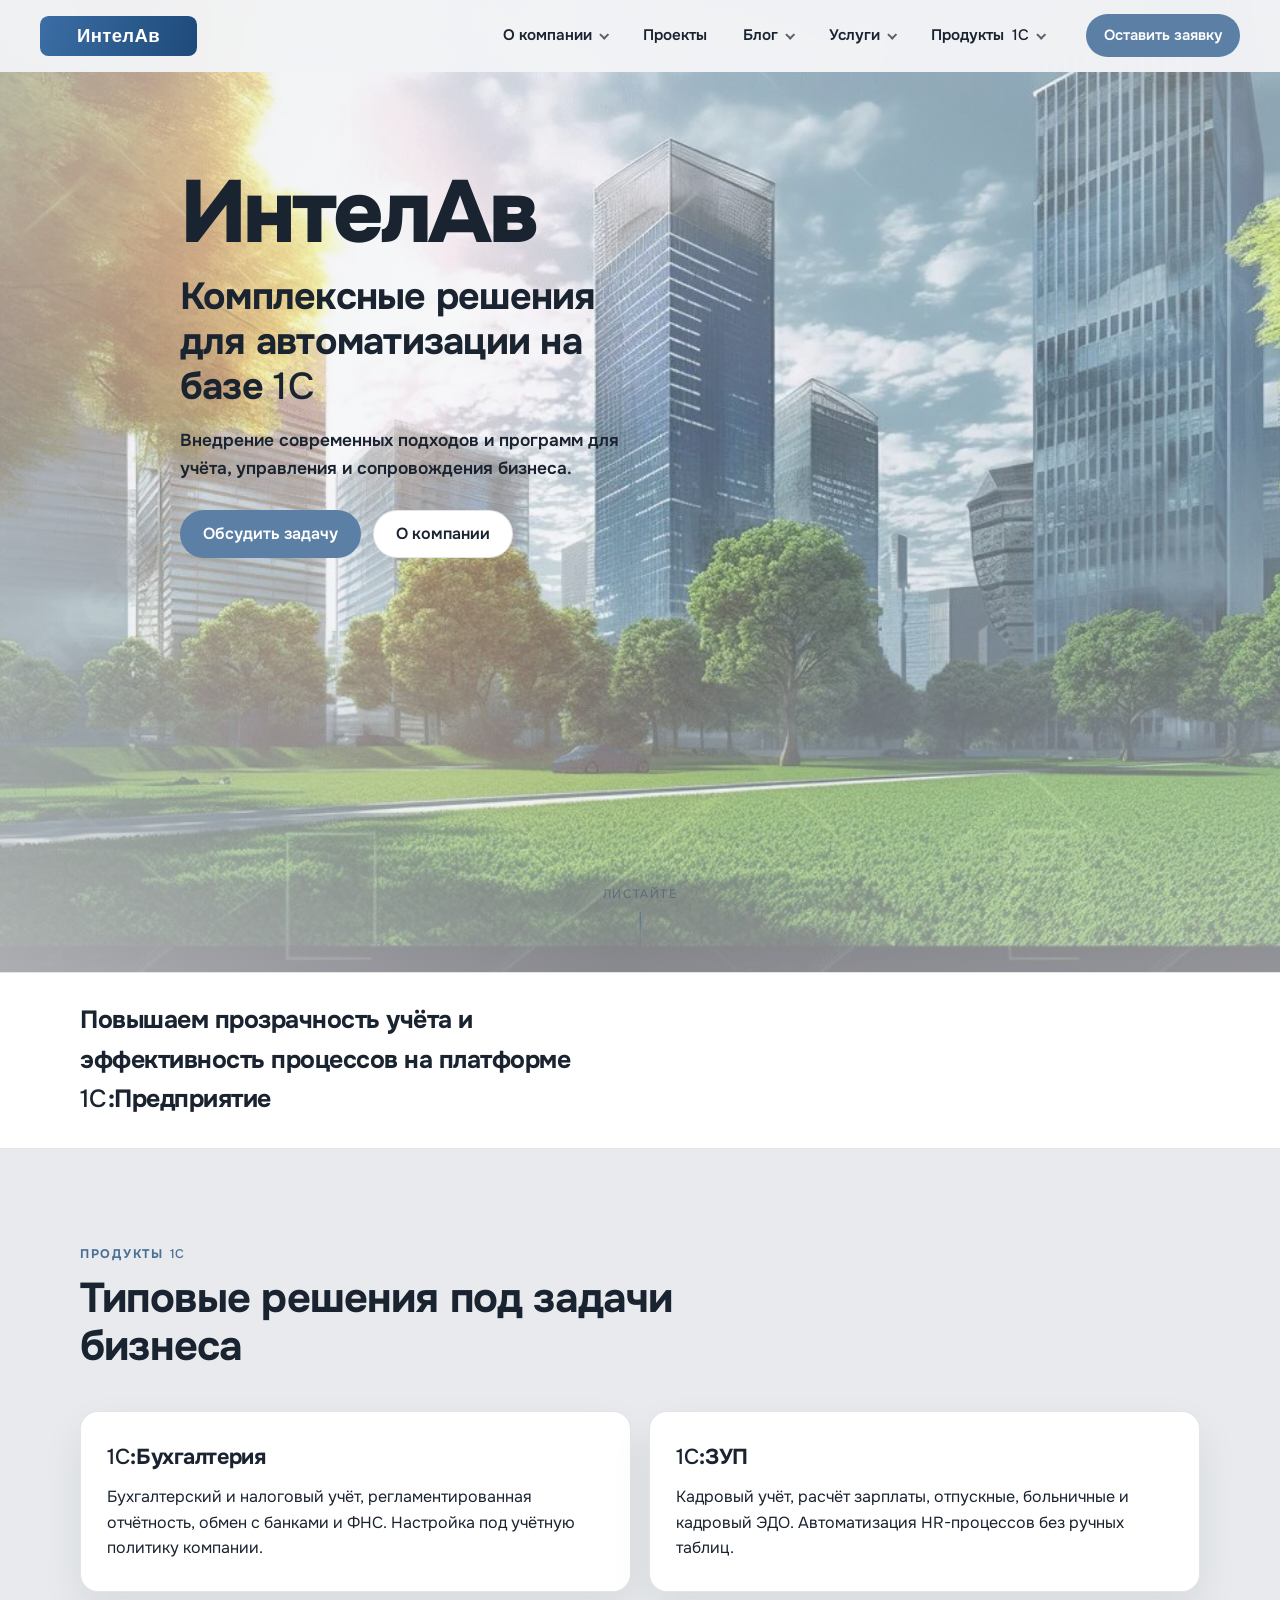
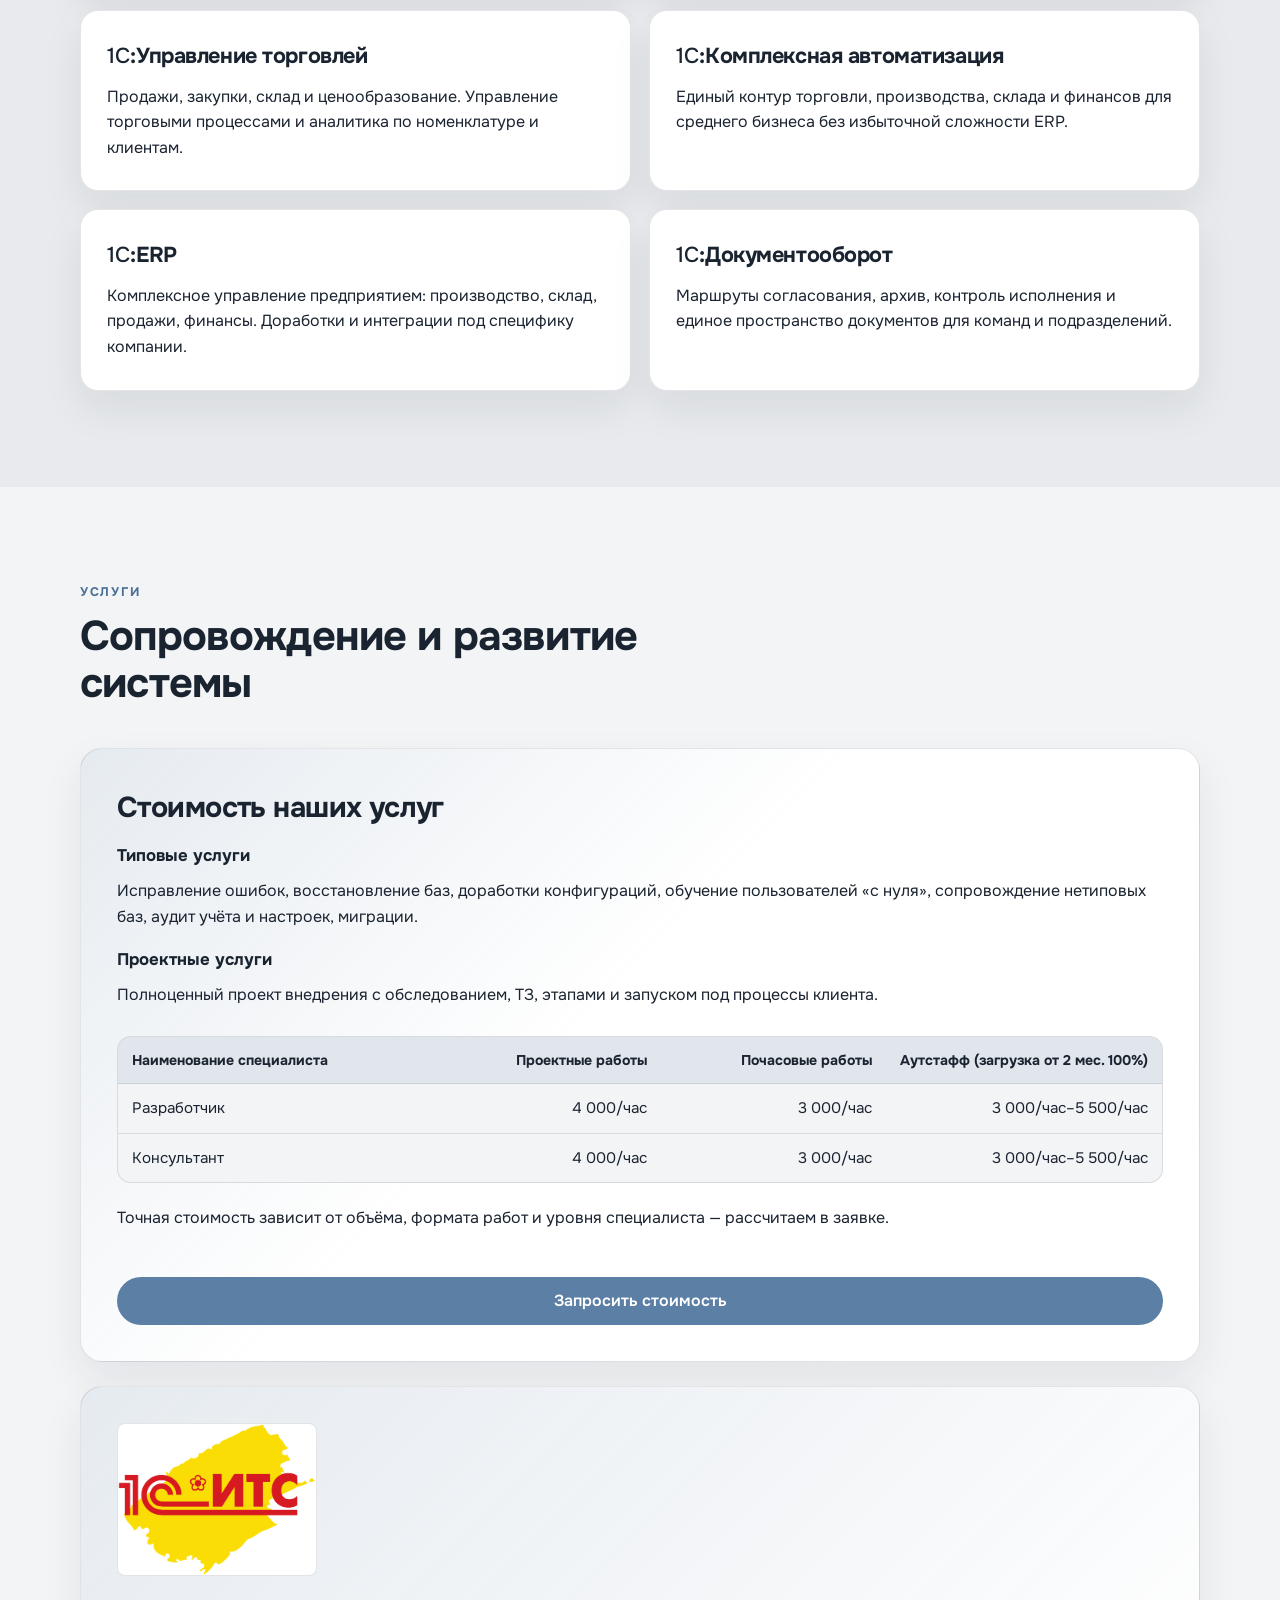
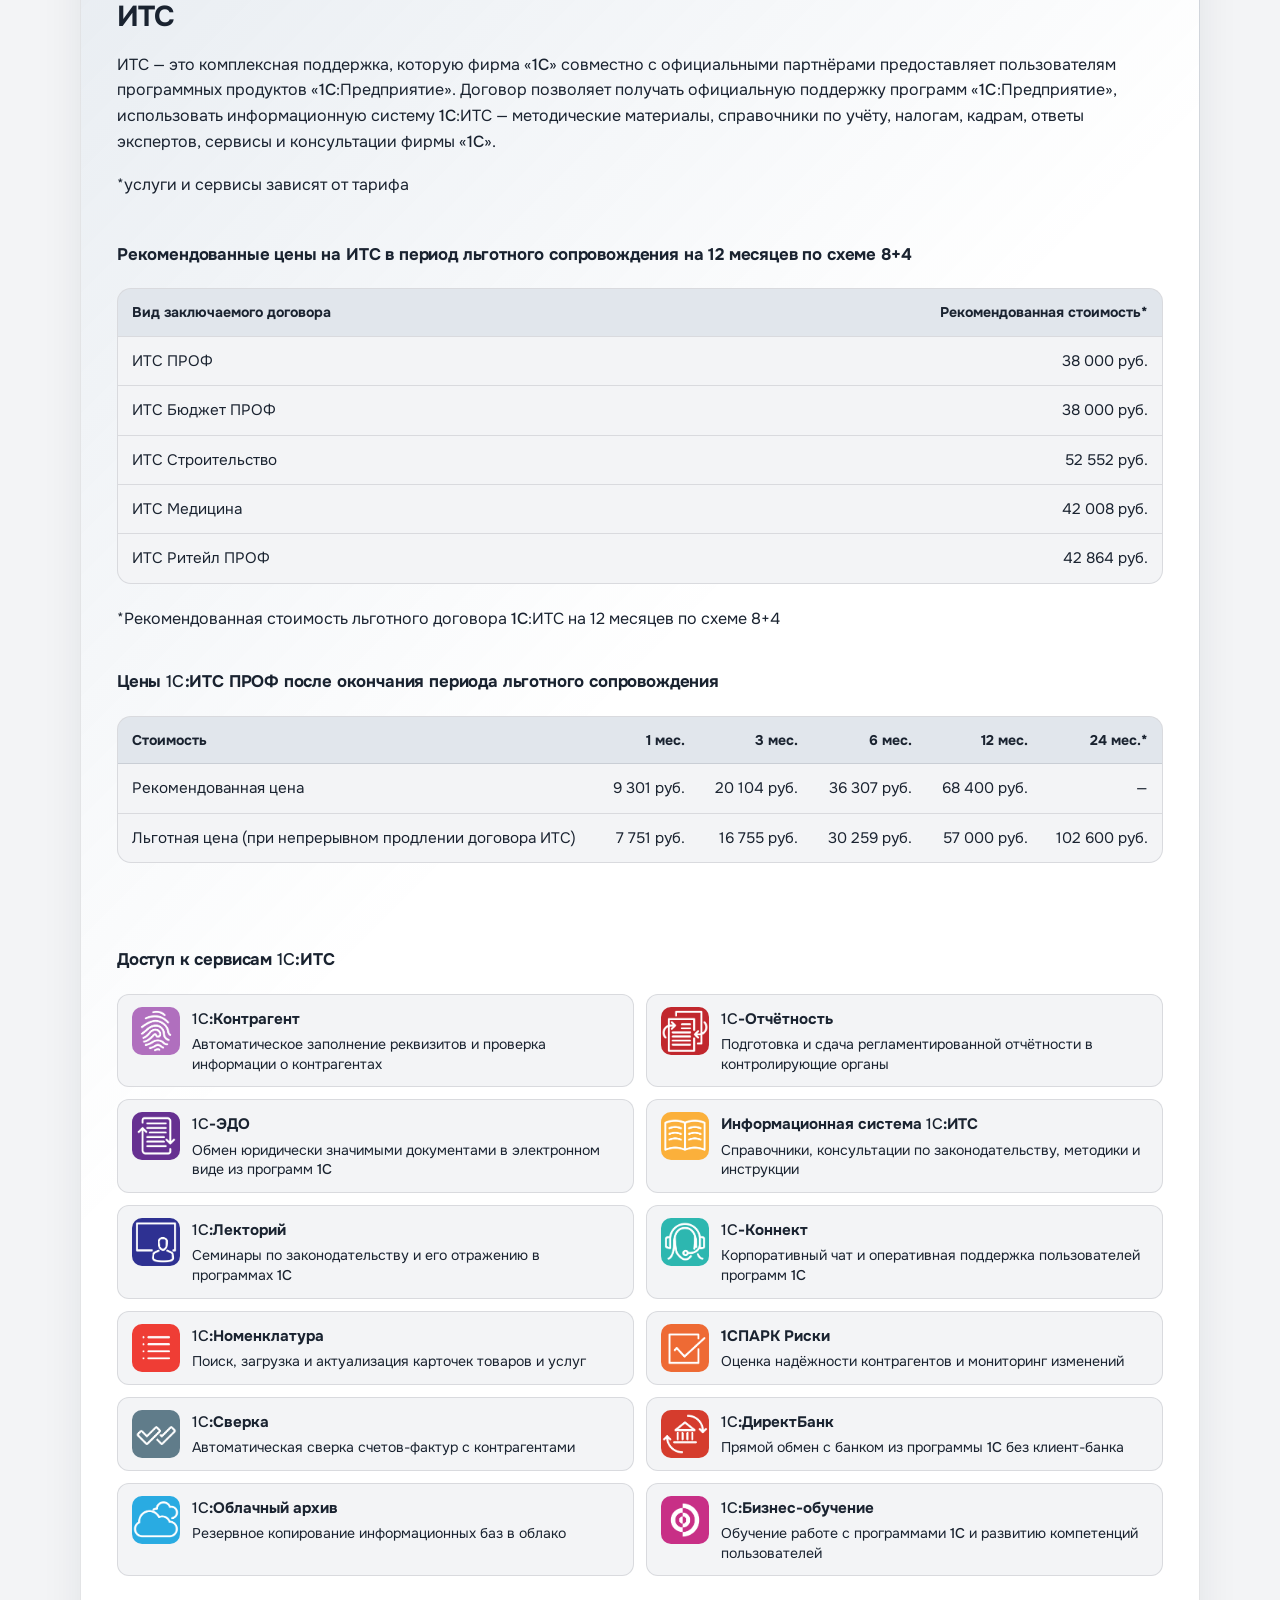
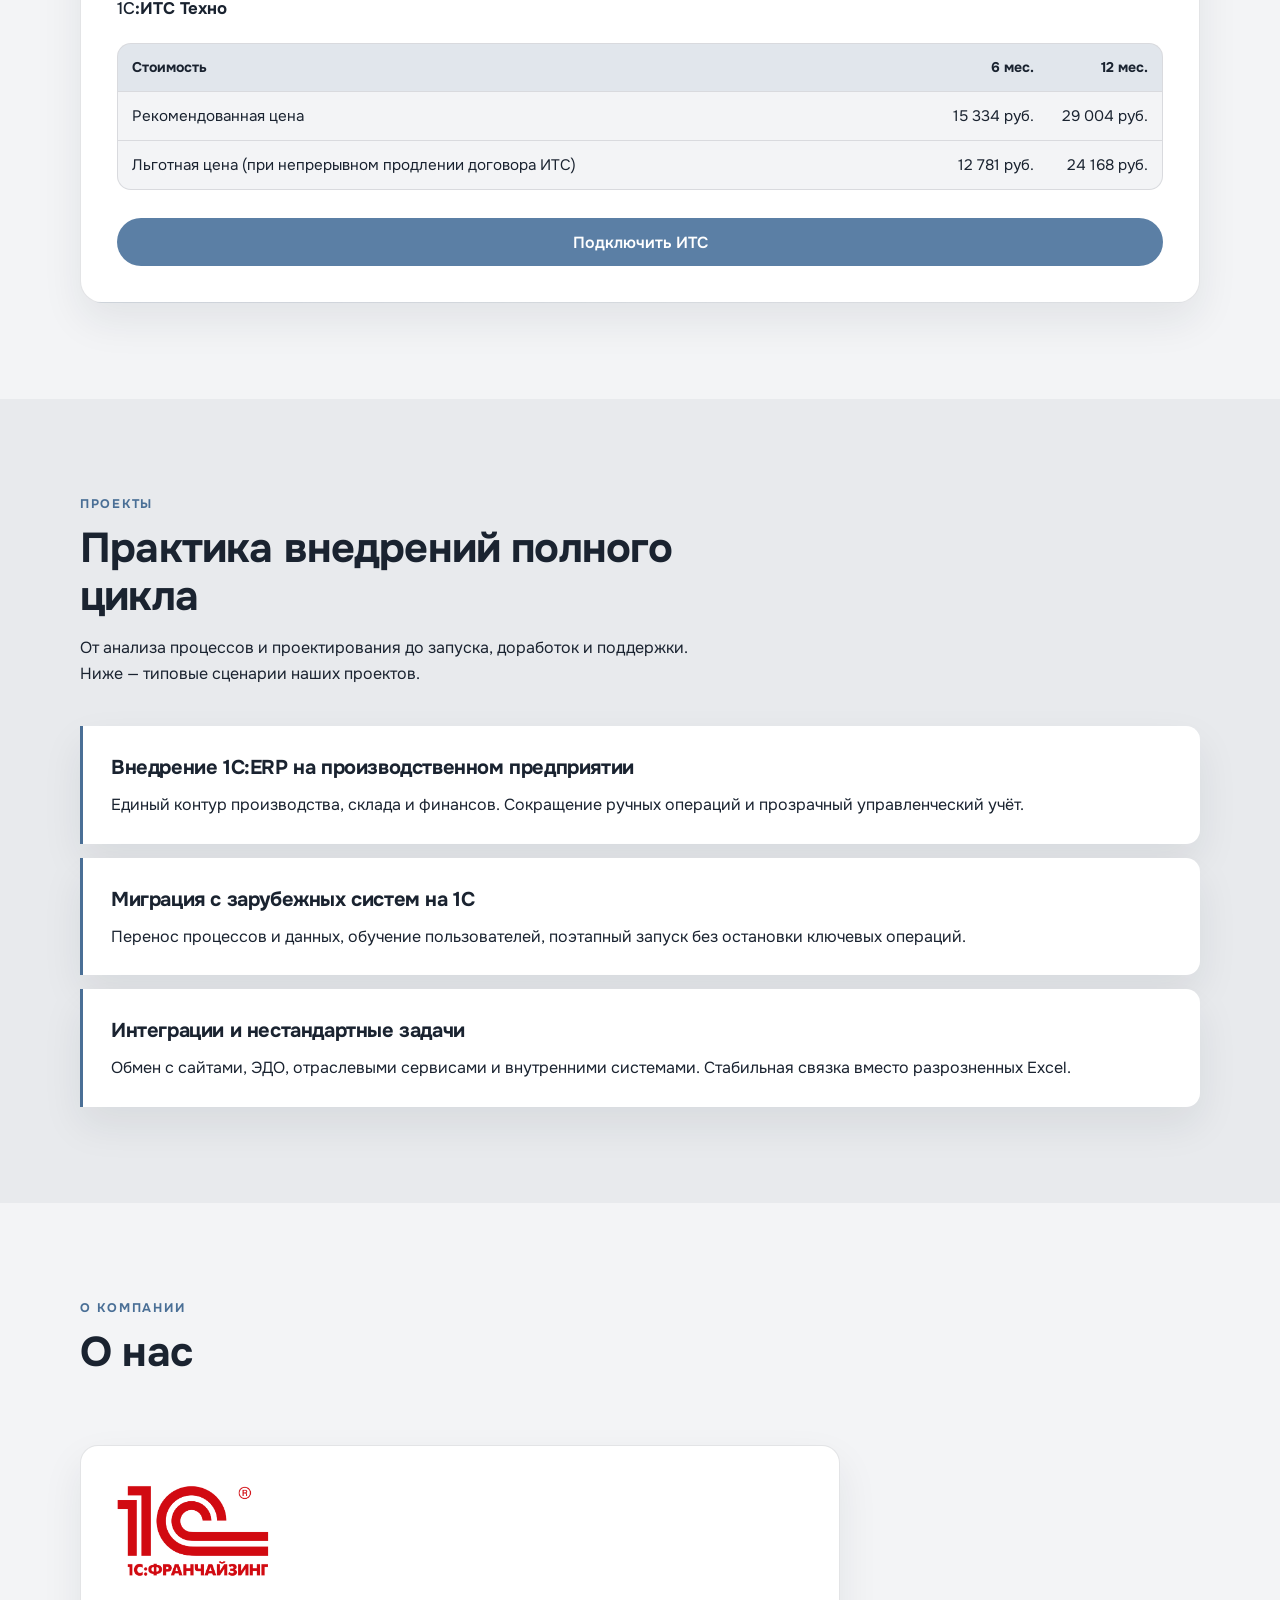
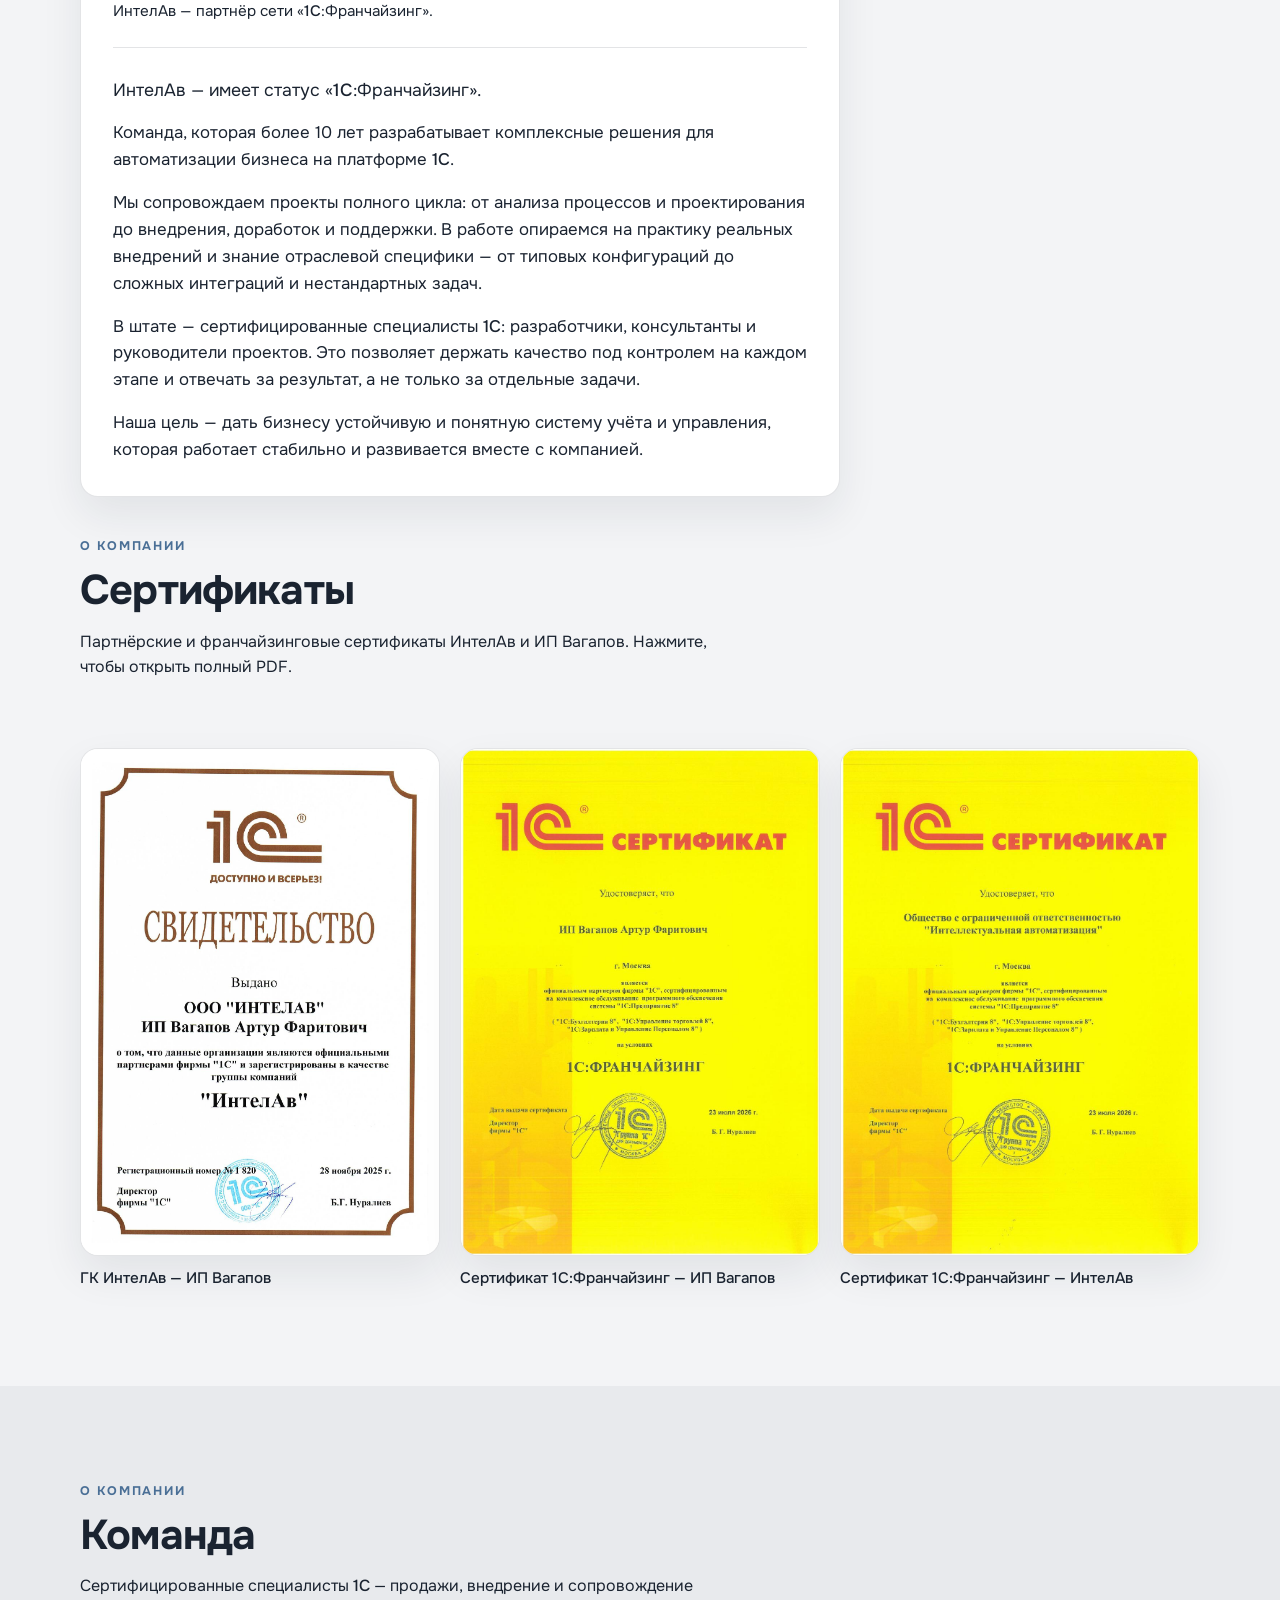
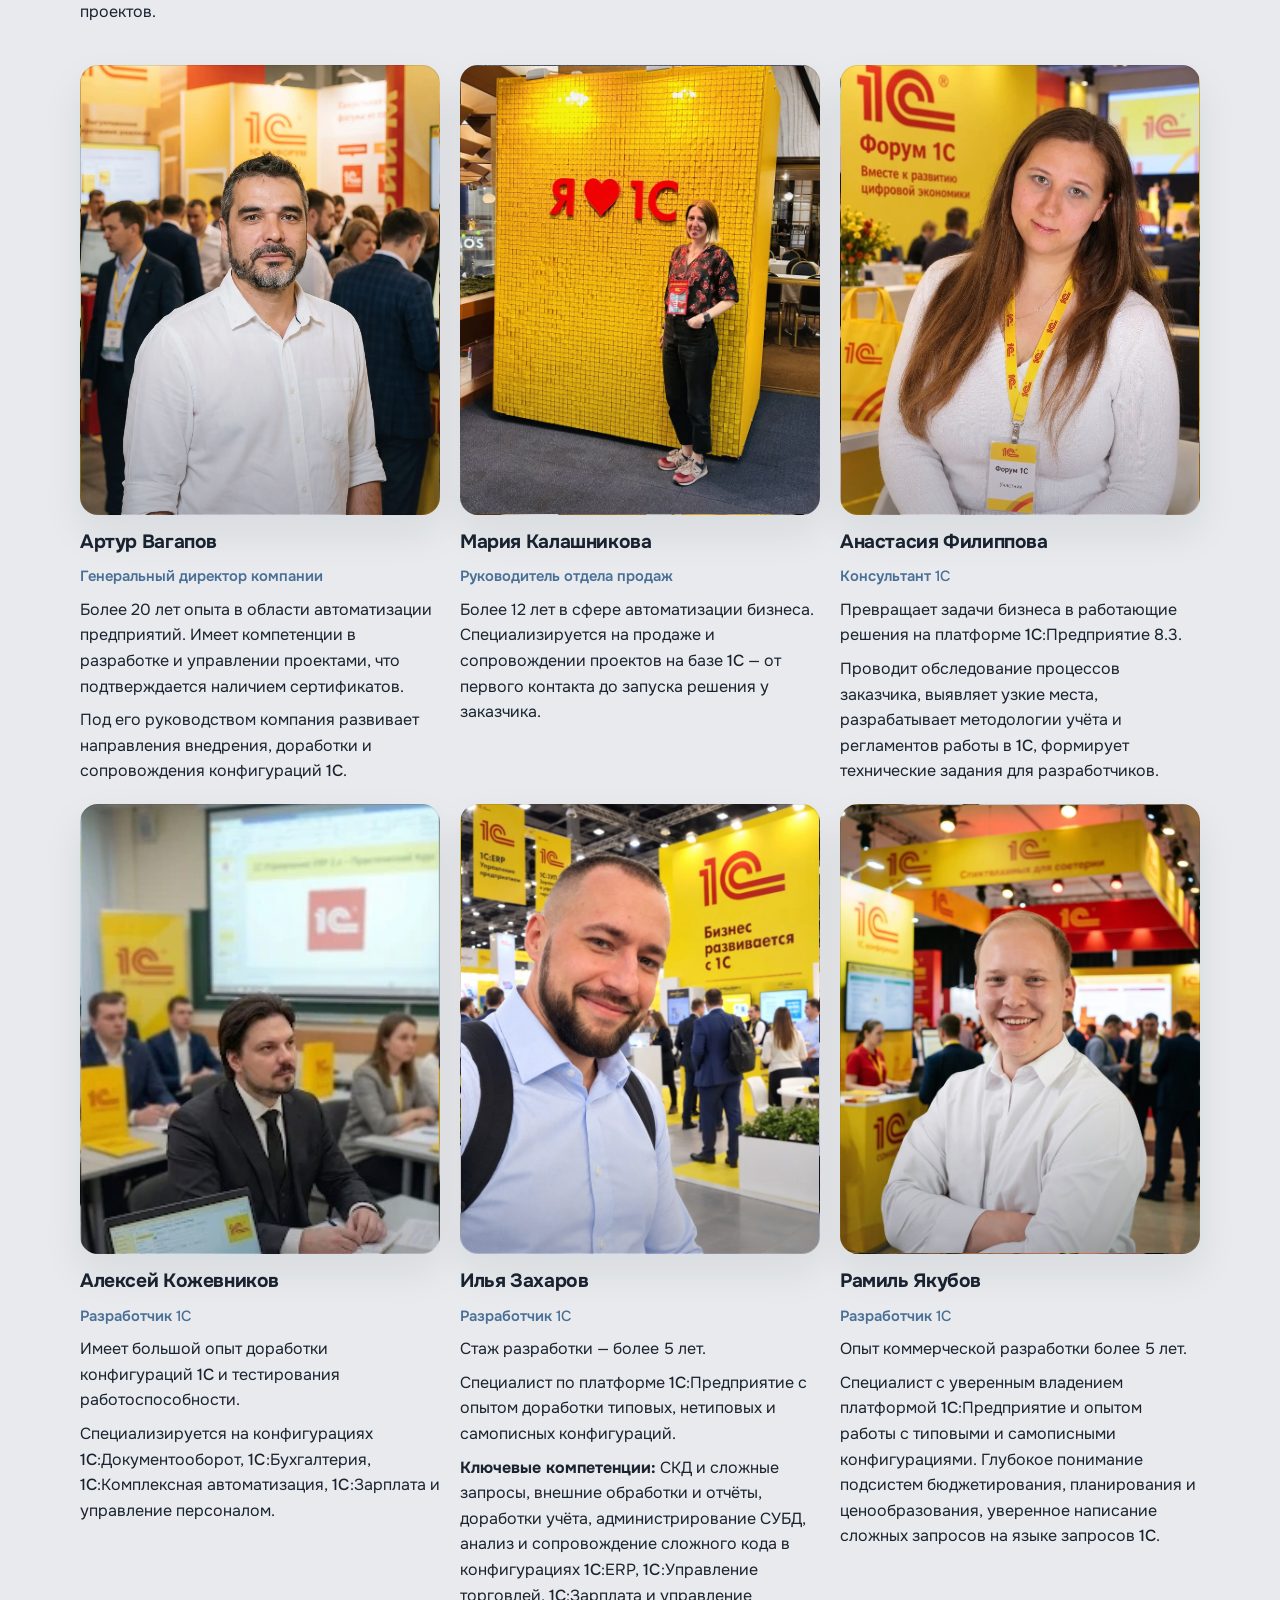
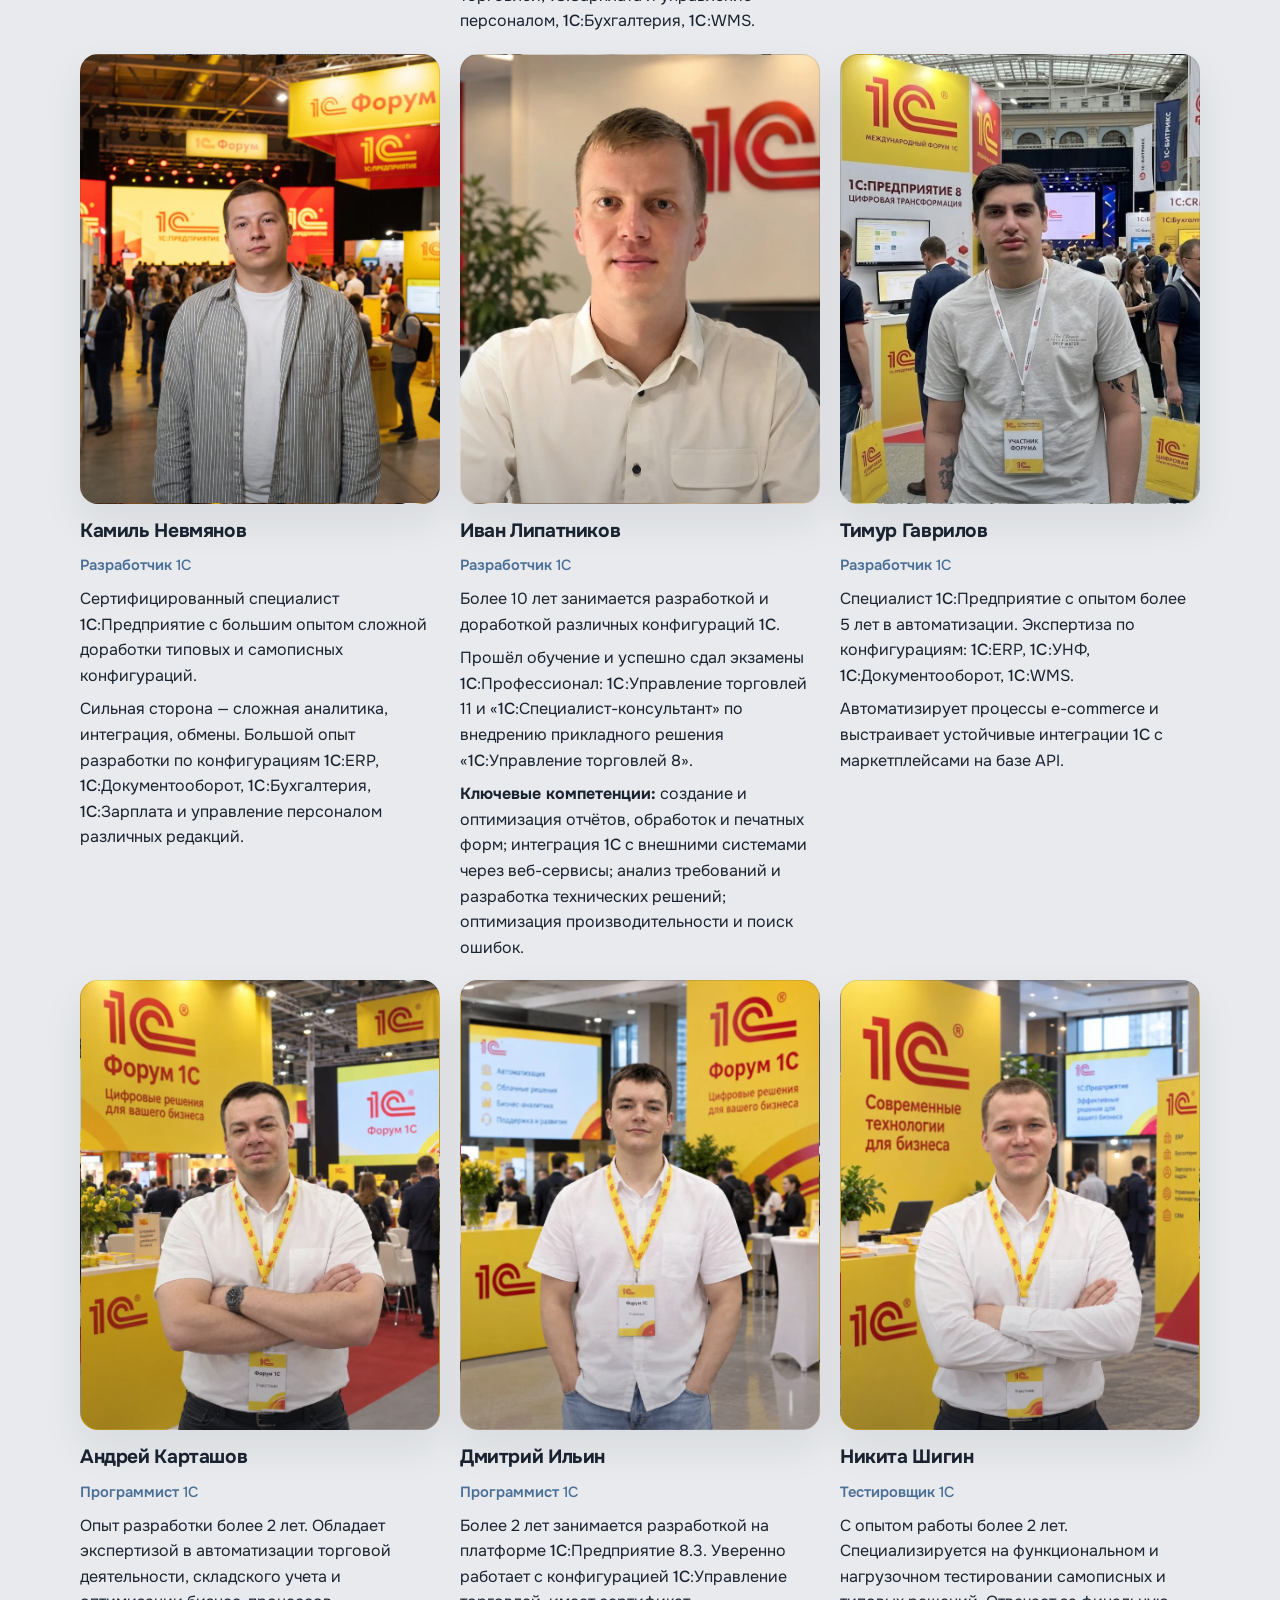
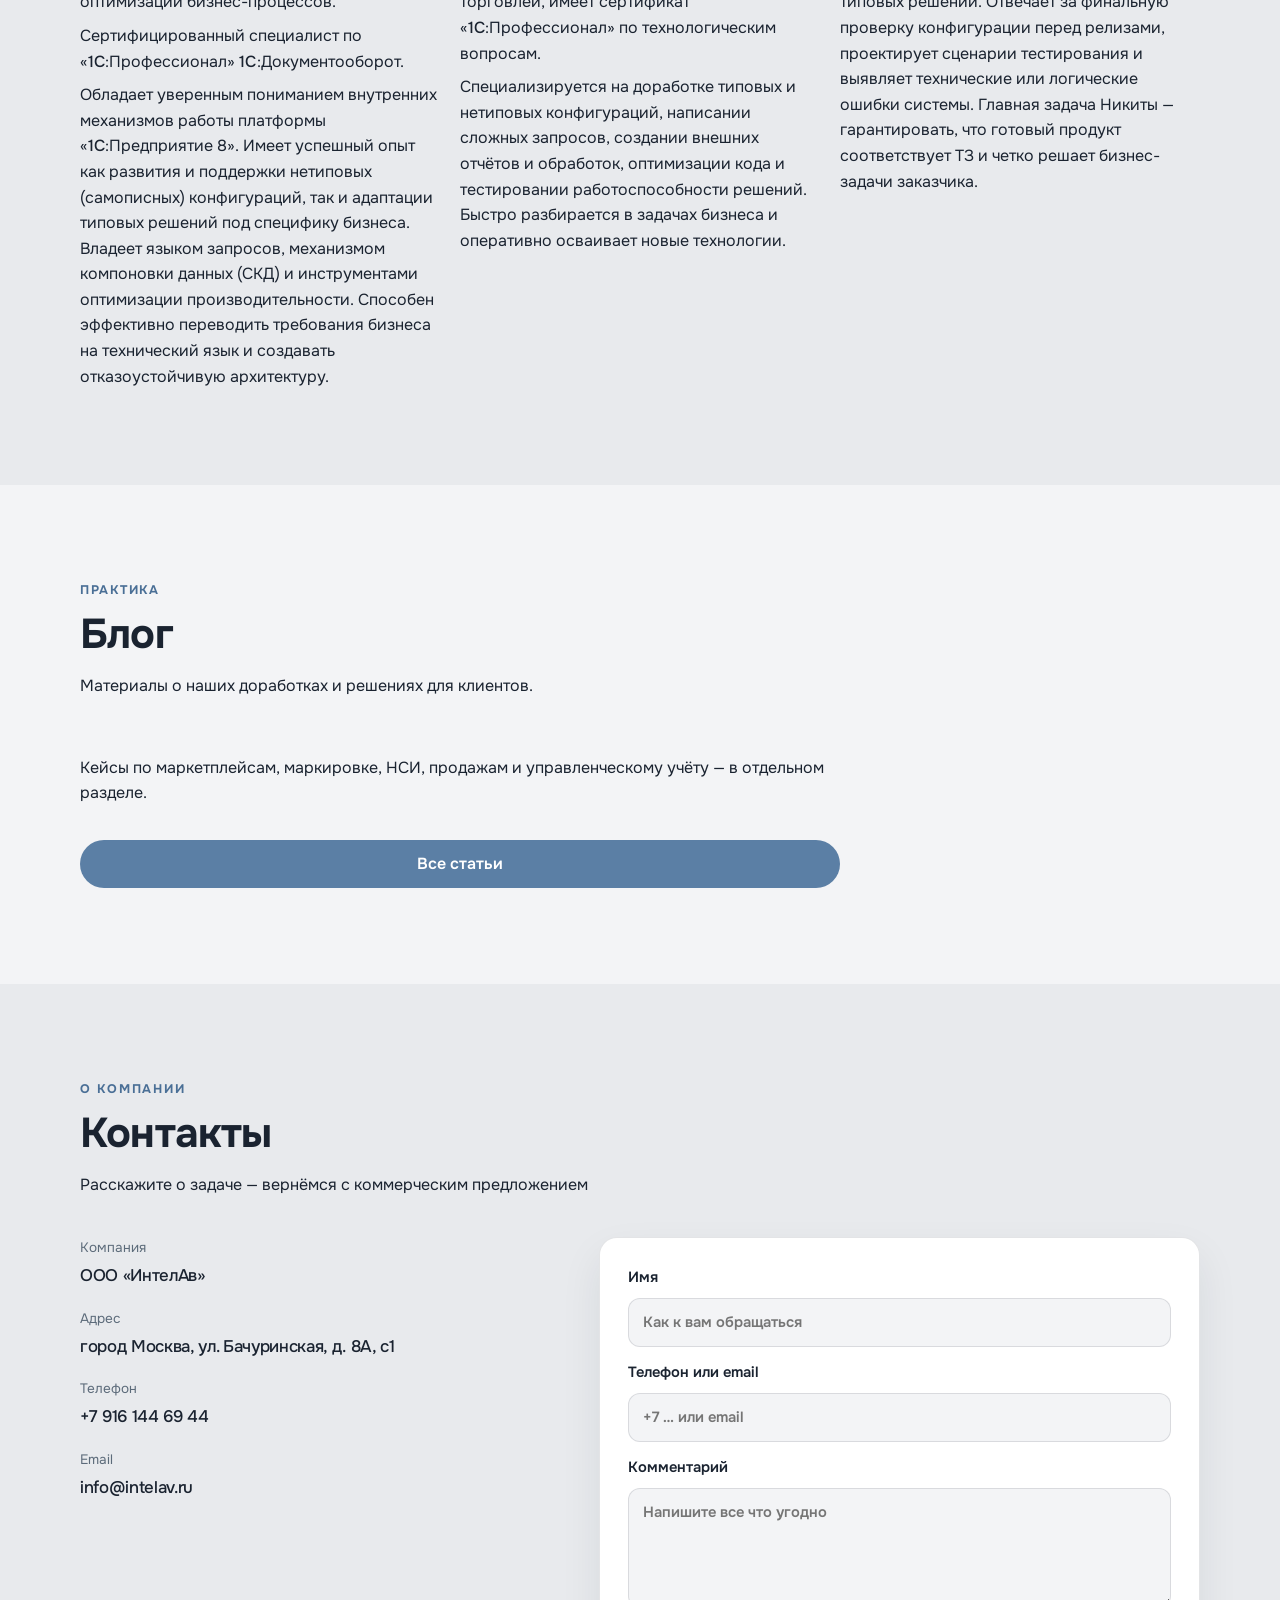
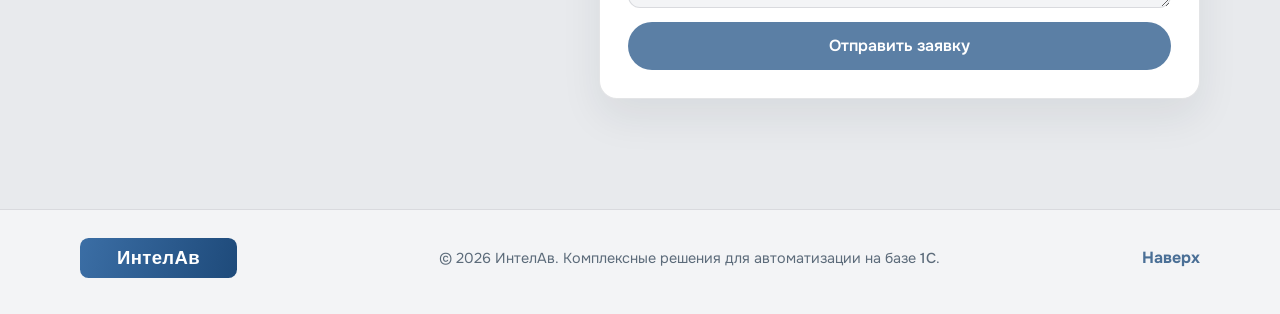
<file: index.html>
﻿<!DOCTYPE html>
<html lang="ru">
<head>
  <meta charset="UTF-8" />
  <meta name="viewport" content="width=device-width, initial-scale=1" />
  <title>ИнтелАв — комплексные решения для автоматизации на базе 1С</title>
  <meta name="description" content="ИнтелАв — 1С:Франчайзи. Внедрение, доработки и поддержка 1С:Бухгалтерия, ЗУП, ERP, Документооборот. ИТС и проекты полного цикла." />
  <link rel="preconnect" href="https://fonts.googleapis.com" />
  <link rel="preconnect" href="https://fonts.gstatic.com" crossorigin />
  <link href="https://fonts.googleapis.com/css2?family=Onest:wght@400;500;600;700;800&display=swap" rel="stylesheet" />
  <link rel="stylesheet" href="assets/css/styles.css?v=56" />
  <link rel="icon" href="assets/images/logo-intelav.svg" type="image/svg+xml" />
</head>
<body>
  <div class="page-glow" aria-hidden="true"></div>

  <header class="site-header" id="top">
    <div class="header-inner">
      <a class="brand" href="#home" aria-label="ИнтелАв — на главную">
        <img src="assets/images/logo-intelav.svg" alt="ИнтелАв" width="160" height="40" />
      </a>

      <button class="nav-toggle" type="button" aria-expanded="false" aria-controls="site-nav" aria-label="Открыть меню">
        <span></span><span></span><span></span>
      </button>

      <nav class="site-nav" id="site-nav" aria-label="Основное меню">
        <ul class="nav-list">
          <li class="nav-item has-submenu">
            <button type="button" class="nav-link" aria-expanded="false" aria-controls="submenu-company">
              О компании <span class="chevron" aria-hidden="true"></span>
            </button>
            <ul class="submenu" id="submenu-company">
              <li><a href="#about">О нас</a></li>
              <li><a href="#certificates">Сертификаты</a></li>
              <li><a href="#team">Команда</a></li>
              <li><a href="#contacts">Контакты</a></li>
            </ul>
          </li>
          <li class="nav-item">
            <a class="nav-link" href="#projects">Проекты</a>
          </li>
          <li class="nav-item has-submenu">
            <button type="button" class="nav-link" aria-expanded="false" aria-controls="submenu-blog">
              Блог <span class="chevron" aria-hidden="true"></span>
            </button>
            <ul class="submenu submenu-blog" id="submenu-blog">
              <li><a href="articles">Все статьи</a></li>
              <li class="submenu-group-label" aria-hidden="true">Коммерция и продажи</li>
              <li><a href="articles#marketplace">Маркетплейс</a></li>
              <li><a href="articles#sales">Продажи</a></li>
              <li class="submenu-group-label" aria-hidden="true">Учёт и отчётность</li>
              <li><a href="articles#nsi">Нормативно-справочная информация</a></li>
              <li><a href="articles#management-accounting">Управленческий учёт</a></li>
              <li><a href="articles#budgeting">Бюджетирование</a></li>
              <li class="submenu-group-label" aria-hidden="true">Маркировка и комплаенс</li>
              <li><a href="articles#marking">Маркировка</a></li>
              <li><a href="articles#chestny-znak">Честный знак</a></li>
            </ul>
          </li>
          <li class="nav-item has-submenu">
            <button type="button" class="nav-link" aria-expanded="false" aria-controls="submenu-services">
              Услуги <span class="chevron" aria-hidden="true"></span>
            </button>
            <ul class="submenu" id="submenu-services">
              <li><a href="#service-pricing">Стоимость услуг</a></li>
              <li><a href="#service-its">ИТС</a></li>
            </ul>
          </li>
          <li class="nav-item has-submenu">
            <button type="button" class="nav-link" aria-expanded="false" aria-controls="submenu-products">
              Продукты <span class="mark-1c">1С</span> <span class="chevron" aria-hidden="true"></span>
            </button>
            <ul class="submenu" id="submenu-products">
              <li><a href="#product-buh"><span class="mark-1c">1С</span>:Бухгалтерия</a></li>
              <li><a href="#product-zup"><span class="mark-1c">1С</span>:ЗУП</a></li>
              <li><a href="#product-ut"><span class="mark-1c">1С</span>:Управление торговлей</a></li>
              <li><a href="#product-ka"><span class="mark-1c">1С</span>:Комплексная автоматизация</a></li>
              <li><a href="#product-erp"><span class="mark-1c">1С</span>:ERP</a></li>
              <li><a href="#product-doc"><span class="mark-1c">1С</span>:Документооборот</a></li>
            </ul>
          </li>
        </ul>
        <a class="header-cta" href="#contacts">Оставить заявку</a>
      </nav>
    </div>
  </header>

  <main>
    <!-- HERO -->
    <section class="hero" id="home">
      <div class="hero-media" aria-hidden="true">
        <div class="hero-skyline"></div>
        <div class="hero-grid"></div>
        <div class="hero-veil"></div>
      </div>
      <div class="hero-content">
        <p class="hero-brand">ИнтелАв</p>
        <h1 class="hero-title">Комплексные решения для автоматизации на базе <span class="mark-1c">1С</span></h1>
        <p class="hero-lead">Внедрение современных подходов и программ для учёта, управления и сопровождения бизнеса.</p>
        <div class="hero-actions">
          <a class="btn btn-primary" href="#contacts">Обсудить задачу</a>
          <a class="btn btn-ghost" href="#about">О компании</a>
        </div>
      </div>
      <div class="hero-scroll" aria-hidden="true">
        <span>Листайте</span>
        <i></i>
      </div>
    </section>

    <!-- VALUE STRIP -->
    <section class="value-strip reveal" aria-label="Ключевые направления">
      <div class="container value-strip-inner">
        <p>Повышаем прозрачность учёта и эффективность процессов на платформе <span class="mark-1c">1С</span>:Предприятие</p>
      </div>
    </section>

    <!-- PRODUCTS -->
    <section class="section" id="products">
      <div class="container">
        <header class="section-head reveal">
          <p class="eyebrow">Продукты <span class="mark-1c">1С</span></p>
          <h2>Типовые решения под задачи бизнеса</h2>
        </header>
        <div class="product-grid">
          <article class="product-block reveal" id="product-buh">
            <h3><span class="mark-1c">1С</span>:Бухгалтерия</h3>
            <p>Бухгалтерский и налоговый учёт, регламентированная отчётность, обмен с банками и ФНС. Настройка под учётную политику компании.</p>
          </article>
          <article class="product-block reveal" id="product-zup">
            <h3><span class="mark-1c">1С</span>:ЗУП</h3>
            <p>Кадровый учёт, расчёт зарплаты, отпускные, больничные и кадровый ЭДО. Автоматизация HR-процессов без ручных таблиц.</p>
          </article>
          <article class="product-block reveal" id="product-ut">
            <h3><span class="mark-1c">1С</span>:Управление торговлей</h3>
            <p>Продажи, закупки, склад и ценообразование. Управление торговыми процессами и аналитика по номенклатуре и клиентам.</p>
          </article>
          <article class="product-block reveal" id="product-ka">
            <h3><span class="mark-1c">1С</span>:Комплексная автоматизация</h3>
            <p>Единый контур торговли, производства, склада и финансов для среднего бизнеса без избыточной сложности ERP.</p>
          </article>
          <article class="product-block reveal" id="product-erp">
            <h3><span class="mark-1c">1С</span>:ERP</h3>
            <p>Комплексное управление предприятием: производство, склад, продажи, финансы. Доработки и интеграции под специфику компании.</p>
          </article>
          <article class="product-block reveal" id="product-doc">
            <h3><span class="mark-1c">1С</span>:Документооборот</h3>
            <p>Маршруты согласования, архив, контроль исполнения и единое пространство документов для команд и подразделений.</p>
          </article>
        </div>
      </div>
    </section>

    <!-- SERVICES -->
    <section class="section section-alt" id="services">
      <div class="container">
        <header class="section-head reveal">
          <p class="eyebrow">Услуги</p>
          <h2>Сопровождение и развитие системы</h2>
        </header>

        <article class="service-panel reveal" id="service-pricing">
          <div class="service-panel-copy">
            <h3>Стоимость наших услуг</h3>
            <div class="service-kinds">
              <div class="service-kind">
                <h4>Типовые услуги</h4>
                <p>Исправление ошибок, восстановление баз, доработки конфигураций, обучение пользователей «с нуля», сопровождение нетиповых баз, аудит учёта и настроек, миграции.</p>
              </div>
              <div class="service-kind">
                <h4>Проектные услуги</h4>
                <p>Полноценный проект внедрения с обследованием, ТЗ, этапами и запуском под процессы клиента.</p>
              </div>
            </div>
          </div>

          <div class="its-prices">
            <div class="table-wrap">
              <table class="price-table price-table-wide">
                <thead>
                  <tr>
                    <th>Наименование специалиста</th>
                    <th>Проектные работы</th>
                    <th>Почасовые работы</th>
                    <th>Аутстафф (загрузка от 2&nbsp;мес. 100%)</th>
                  </tr>
                </thead>
                <tbody>
                  <tr>
                    <td>Разработчик</td>
                    <td>4&nbsp;000/час</td>
                    <td>3&nbsp;000/час</td>
                    <td>3&nbsp;000/час–5&nbsp;500/час</td>
                  </tr>
                  <tr>
                    <td>Консультант</td>
                    <td>4&nbsp;000/час</td>
                    <td>3&nbsp;000/час</td>
                    <td>3&nbsp;000/час–5&nbsp;500/час</td>
                  </tr>
                </tbody>
              </table>
            </div>
            <p class="its-note">Точная стоимость зависит от объёма, формата работ и уровня специалиста — рассчитаем в заявке.</p>
          </div>

          <a class="btn btn-primary" href="#contacts">Запросить стоимость</a>
        </article>

        <article class="service-panel reveal" id="service-its">
          <div class="service-panel-copy its-header">
            <img class="its-logo" src="assets/images/logo-1c-its.png" alt="1С:ИТС" width="220" height="72" />
            <div>
              <h3>ИТС</h3>
              <p>ИТС — это комплексная поддержка, которую фирма «<span class="mark-1c">1С</span>» совместно с официальными партнёрами предоставляет пользователям программных продуктов «<span class="mark-1c">1С</span>:Предприятие». Договор позволяет получать официальную поддержку программ «<span class="mark-1c">1С</span>:Предприятие», использовать информационную систему <span class="mark-1c">1С</span>:ИТС — методические материалы, справочники по учёту, налогам, кадрам, ответы экспертов, сервисы и консультации фирмы «<span class="mark-1c">1С</span>».</p>
              <p class="its-note">*услуги и сервисы зависят от тарифа</p>
            </div>
          </div>

          <div class="its-prices">
            <h4>Рекомендованные цены на ИТС в период льготного сопровождения на 12 месяцев по схеме 8+4</h4>
            <div class="table-wrap">
              <table class="price-table">
                <thead>
                  <tr>
                    <th>Вид заключаемого договора</th>
                    <th class="price-col-nowrap">Рекомендованная стоимость*</th>
                  </tr>
                </thead>
                <tbody>
                  <tr><td>ИТС ПРОФ</td><td>38&nbsp;000&nbsp;руб.</td></tr>
                  <tr><td>ИТС Бюджет ПРОФ</td><td>38&nbsp;000&nbsp;руб.</td></tr>
                  <tr><td>ИТС Строительство</td><td>52&nbsp;552&nbsp;руб.</td></tr>
                  <tr><td>ИТС Медицина</td><td>42&nbsp;008&nbsp;руб.</td></tr>
                  <tr><td>ИТС Ритейл ПРОФ</td><td>42&nbsp;864&nbsp;руб.</td></tr>
                </tbody>
              </table>
            </div>
            <p class="its-note">*Рекомендованная стоимость льготного договора <span class="mark-1c">1С</span>:ИТС на 12 месяцев по схеме 8+4</p>

            <h4>Цены <span class="mark-1c">1С</span>:ИТС ПРОФ после окончания периода льготного сопровождения</h4>
            <div class="table-wrap its-prof-after">
              <table class="price-table price-table-wide">
                <thead>
                  <tr>
                    <th>Стоимость</th>
                    <th>1&nbsp;мес.</th>
                    <th>3&nbsp;мес.</th>
                    <th>6&nbsp;мес.</th>
                    <th>12&nbsp;мес.</th>
                    <th>24&nbsp;мес.*</th>
                  </tr>
                </thead>
                <tbody>
                  <tr>
                    <td>Рекомендованная цена</td>
                    <td>9&nbsp;301&nbsp;руб.</td>
                    <td>20&nbsp;104&nbsp;руб.</td>
                    <td>36&nbsp;307&nbsp;руб.</td>
                    <td>68&nbsp;400&nbsp;руб.</td>
                    <td>—</td>
                  </tr>
                  <tr>
                    <td>Льготная цена (при непрерывном продлении договора ИТС)</td>
                    <td>7&nbsp;751&nbsp;руб.</td>
                    <td>16&nbsp;755&nbsp;руб.</td>
                    <td>30&nbsp;259&nbsp;руб.</td>
                    <td>57&nbsp;000&nbsp;руб.</td>
                    <td>102&nbsp;600&nbsp;руб.</td>
                  </tr>
                </tbody>
              </table>
            </div>

            <h4>Доступ к сервисам <span class="mark-1c">1С</span>:ИТС</h4>
            <ul class="its-services">
              <li>
                <img class="its-ico" src="assets/images/its-services/kontragent.png" alt="" width="48" height="48" />
                <div>
                  <strong><span class="mark-1c">1С</span>:Контрагент</strong>
                  <p>Автоматическое заполнение реквизитов и проверка информации о контрагентах</p>
                </div>
              </li>
              <li>
                <img class="its-ico" src="assets/images/its-services/otchetnost.png" alt="" width="48" height="48" />
                <div>
                  <strong><span class="mark-1c">1С</span>-Отчётность</strong>
                  <p>Подготовка и сдача регламентированной отчётности в контролирующие органы</p>
                </div>
              </li>
              <li>
                <img class="its-ico" src="assets/images/its-services/edo.png" alt="" width="48" height="48" />
                <div>
                  <strong><span class="mark-1c">1С</span>-ЭДО</strong>
                  <p>Обмен юридически значимыми документами в электронном виде из программ <span class="mark-1c">1С</span></p>
                </div>
              </li>
              <li>
                <img class="its-ico" src="assets/images/its-services/its.png" alt="" width="48" height="48" />
                <div>
                  <strong>Информационная система <span class="mark-1c">1С</span>:ИТС</strong>
                  <p>Справочники, консультации по законодательству, методики и инструкции</p>
                </div>
              </li>
              <li>
                <img class="its-ico" src="assets/images/its-services/lectoriy.png" alt="" width="48" height="48" />
                <div>
                  <strong><span class="mark-1c">1С</span>:Лекторий</strong>
                  <p>Семинары по законодательству и его отражению в программах <span class="mark-1c">1С</span></p>
                </div>
              </li>
              <li>
                <img class="its-ico" src="assets/images/its-services/connect.png" alt="" width="48" height="48" />
                <div>
                  <strong><span class="mark-1c">1С</span>-Коннект</strong>
                  <p>Корпоративный чат и оперативная поддержка пользователей программ <span class="mark-1c">1С</span></p>
                </div>
              </li>
              <li>
                <img class="its-ico" src="assets/images/its-services/nomenklatura.png" alt="" width="48" height="48" />
                <div>
                  <strong><span class="mark-1c">1С</span>:Номенклатура</strong>
                  <p>Поиск, загрузка и актуализация карточек товаров и услуг</p>
                </div>
              </li>
              <li>
                <img class="its-ico" src="assets/images/its-services/spark.png" alt="" width="48" height="48" />
                <div>
                  <strong>1СПАРК Риски</strong>
                  <p>Оценка надёжности контрагентов и мониторинг изменений</p>
                </div>
              </li>
              <li>
                <img class="its-ico" src="assets/images/its-services/sverka.png" alt="" width="48" height="48" />
                <div>
                  <strong><span class="mark-1c">1С</span>:Сверка</strong>
                  <p>Автоматическая сверка счетов-фактур с контрагентами</p>
                </div>
              </li>
              <li>
                <img class="its-ico" src="assets/images/its-services/directbank.png" alt="" width="48" height="48" />
                <div>
                  <strong><span class="mark-1c">1С</span>:ДиректБанк</strong>
                  <p>Прямой обмен с банком из программы <span class="mark-1c">1С</span> без клиент-банка</p>
                </div>
              </li>
              <li>
                <img class="its-ico" src="assets/images/its-services/cloud-archive.png" alt="" width="48" height="48" />
                <div>
                  <strong><span class="mark-1c">1С</span>:Облачный архив</strong>
                  <p>Резервное копирование информационных баз в облако</p>
                </div>
              </li>
              <li>
                <img class="its-ico" src="assets/images/its-services/business-learn.png" alt="" width="48" height="48" />
                <div>
                  <strong><span class="mark-1c">1С</span>:Бизнес-обучение</strong>
                  <p>Обучение работе с программами <span class="mark-1c">1С</span> и развитию компетенций пользователей</p>
                </div>
              </li>
            </ul>

            <h4><span class="mark-1c">1С</span>:ИТС Техно</h4>
            <div class="table-wrap">
              <table class="price-table price-table-wide">
                <thead>
                  <tr>
                    <th>Стоимость</th>
                    <th>6&nbsp;мес.</th>
                    <th>12&nbsp;мес.</th>
                  </tr>
                </thead>
                <tbody>
                  <tr>
                    <td>Рекомендованная цена</td>
                    <td>15&nbsp;334&nbsp;руб.</td>
                    <td>29&nbsp;004&nbsp;руб.</td>
                  </tr>
                  <tr>
                    <td>Льготная цена (при непрерывном продлении договора ИТС)</td>
                    <td>12&nbsp;781&nbsp;руб.</td>
                    <td>24&nbsp;168&nbsp;руб.</td>
                  </tr>
                </tbody>
              </table>
            </div>
          </div>

          <a class="btn btn-primary" href="#contacts">Подключить ИТС</a>
        </article>
      </div>
    </section>

    <!-- PROJECTS -->
    <section class="section" id="projects">
      <div class="container">
        <header class="section-head reveal">
          <p class="eyebrow">Проекты</p>
          <h2>Практика внедрений полного цикла</h2>
          <p class="section-lead">От анализа процессов и проектирования до запуска, доработок и поддержки. Ниже — типовые сценарии наших проектов.</p>
        </header>
        <div class="project-list">
          <article class="project-row reveal">
            <h3>Внедрение 1С:ERP на производственном предприятии</h3>
            <p>Единый контур производства, склада и финансов. Сокращение ручных операций и прозрачный управленческий учёт.</p>
          </article>
          <article class="project-row reveal">
            <h3>Миграция с зарубежных систем на 1С</h3>
            <p>Перенос процессов и данных, обучение пользователей, поэтапный запуск без остановки ключевых операций.</p>
          </article>
          <article class="project-row reveal">
            <h3>Интеграции и нестандартные задачи</h3>
            <p>Обмен с сайтами, ЭДО, отраслевыми сервисами и внутренними системами. Стабильная связка вместо разрозненных Excel.</p>
          </article>
        </div>
      </div>
    </section>

    <!-- ABOUT -->
    <section class="section section-alt" id="about">
      <div class="container about-layout">
        <header class="section-head reveal">
          <p class="eyebrow">О компании</p>
          <h2>О нас</h2>
        </header>

        <div class="about-card reveal">
          <div class="franchise-badge">
            <div class="franchise-mark">
              <img class="franchise-logo" src="assets/images/fran1c.png" alt="1С:Франчайзинг" width="200" height="133" />
            </div>
            <p class="franchise-caption">
              ИнтелАв — партнёр сети «<span class="mark-1c">1С</span>:Франчайзинг».
            </p>
          </div>

          <div class="about-prose">
            <p class="lead-text">ИнтелАв — имеет статус «<span class="mark-1c">1С</span>:Франчайзинг».</p>
            <p>Команда, которая более 10 лет разрабатывает комплексные решения для автоматизации бизнеса на платформе <span class="mark-1c">1С</span>.</p>
            <p>Мы сопровождаем проекты полного цикла: от анализа процессов и проектирования до внедрения, доработок и поддержки. В работе опираемся на практику реальных внедрений и знание отраслевой специфики — от типовых конфигураций до сложных интеграций и нестандартных задач.</p>
            <p>В штате — сертифицированные специалисты <span class="mark-1c">1С</span>: разработчики, консультанты и руководители проектов. Это позволяет держать качество под контролем на каждом этапе и отвечать за результат, а не только за отдельные задачи.</p>
            <p>Наша цель — дать бизнесу устойчивую и понятную систему учёта и управления, которая работает стабильно и развивается вместе с компанией.</p>
          </div>
        </div>

        <div class="certs-block" id="certificates">
          <header class="section-head reveal">
            <p class="eyebrow">О компании</p>
            <h2>Сертификаты</h2>
            <p class="section-lead">Партнёрские и франчайзинговые сертификаты ИнтелАв и ИП Вагапов. Нажмите, чтобы открыть полный PDF.</p>
          </header>
          <div class="certs-grid">
            <a class="cert-card reveal" href="assets/certificates/partner-intelav.pdf" target="_blank" rel="noopener">
              <img src="assets/images/certificates/partner-intelav.jpg" alt="ГК ИнтелАв — ИП Вагапов" width="420" height="594" loading="lazy" />
              <span class="cert-caption">ГК ИнтелАв — ИП Вагапов</span>
            </a>
            <a class="cert-card reveal" href="assets/certificates/franchise-vagapov.pdf" target="_blank" rel="noopener">
              <img src="assets/images/certificates/franchise-vagapov.jpg" alt="Сертификат 1С:Франчайзинг — ИП Вагапов" width="420" height="594" loading="lazy" />
              <span class="cert-caption">Сертификат <span class="mark-1c">1С</span>:Франчайзинг — ИП Вагапов</span>
            </a>
            <a class="cert-card reveal" href="assets/certificates/franchise-intelav.pdf" target="_blank" rel="noopener">
              <img src="assets/images/certificates/franchise-intelav.jpg" alt="Сертификат 1С:Франчайзинг — ИнтелАв" width="420" height="594" loading="lazy" />
              <span class="cert-caption">Сертификат <span class="mark-1c">1С</span>:Франчайзинг — ИнтелАв</span>
            </a>
          </div>
        </div>
      </div>
    </section>

    <!-- TEAM -->
    <section class="section" id="team">
      <div class="container">
        <header class="section-head reveal">
          <p class="eyebrow">О компании</p>
          <h2>Команда</h2>
          <p class="section-lead">Сертифицированные специалисты <span class="mark-1c">1С</span> — продажи, внедрение и сопровождение проектов.</p>
        </header>
        <div class="team-grid">
          <article class="team-member reveal">
            <div class="team-photo team-photo-artur" role="img" aria-label="Фото Артура Вагапова"></div>
            <h3>Артур Вагапов</h3>
            <p class="team-role">Генеральный директор компании</p>
            <p>Более 20 лет опыта в области автоматизации предприятий. Имеет компетенции в разработке и управлении проектами, что подтверждается наличием сертификатов.</p>
            <p>Под его руководством компания развивает направления внедрения, доработки и сопровождения конфигураций <span class="mark-1c">1С</span>.</p>
          </article>
          <article class="team-member reveal">
            <div class="team-photo team-photo-maria" role="img" aria-label="Фото Марии Калашниковой"></div>
            <h3>Мария Калашникова</h3>
            <p class="team-role">Руководитель отдела продаж</p>
            <p>Более 12 лет в сфере автоматизации бизнеса. Специализируется на продаже и сопровождении проектов на базе <span class="mark-1c">1С</span> — от первого контакта до запуска решения у заказчика.</p>
          </article>
          <article class="team-member reveal">
            <div class="team-photo team-photo-anastasia" role="img" aria-label="Фото Анастасии Филипповой"></div>
            <h3>Анастасия Филиппова</h3>
            <p class="team-role">Консультант <span class="mark-1c">1С</span></p>
            <p>Превращает задачи бизнеса в работающие решения на платформе <span class="mark-1c">1С</span>:Предприятие 8.3.</p>
            <p>Проводит обследование процессов заказчика, выявляет узкие места, разрабатывает методологии учёта и регламентов работы в <span class="mark-1c">1С</span>, формирует технические задания для разработчиков.</p>
          </article>
          <article class="team-member reveal">
            <div class="team-photo team-photo-alexey" role="img" aria-label="Фото Алексея Кожевникова"></div>
            <h3>Алексей Кожевников</h3>
            <p class="team-role">Разработчик <span class="mark-1c">1С</span></p>
            <p>Имеет большой опыт доработки конфигураций <span class="mark-1c">1С</span> и тестирования работоспособности.</p>
            <p>Специализируется на конфигурациях <span class="mark-1c">1С</span>:Документооборот, <span class="mark-1c">1С</span>:Бухгалтерия, <span class="mark-1c">1С</span>:Комплексная автоматизация, <span class="mark-1c">1С</span>:Зарплата и управление персоналом.</p>
          </article>
          <article class="team-member reveal">
            <div class="team-photo team-photo-ilya" role="img" aria-label="Фото Ильи Захарова"></div>
            <h3>Илья Захаров</h3>
            <p class="team-role">Разработчик <span class="mark-1c">1С</span></p>
            <p>Стаж разработки — более 5 лет.</p>
            <p>Специалист по платформе <span class="mark-1c">1С</span>:Предприятие с опытом доработки типовых, нетиповых и самописных конфигураций.</p>
            <p><strong>Ключевые компетенции:</strong> СКД и сложные запросы, внешние обработки и отчёты, доработки учёта, администрирование СУБД, анализ и сопровождение сложного кода в конфигурациях <span class="mark-1c">1С</span>:ERP, <span class="mark-1c">1С</span>:Управление торговлей, <span class="mark-1c">1С</span>:Зарплата и управление персоналом, <span class="mark-1c">1С</span>:Бухгалтерия, <span class="mark-1c">1С</span>:WMS.</p>
          </article>
          <article class="team-member reveal">
            <div class="team-photo team-photo-ramil" role="img" aria-label="Фото Рамиля Якубова"></div>
            <h3>Рамиль Якубов</h3>
            <p class="team-role">Разработчик <span class="mark-1c">1С</span></p>
            <p>Опыт коммерческой разработки более 5 лет.</p>
            <p>Специалист с уверенным владением платформой <span class="mark-1c">1С</span>:Предприятие и опытом работы с типовыми и самописными конфигурациями. Глубокое понимание подсистем бюджетирования, планирования и ценообразования, уверенное написание сложных запросов на языке запросов <span class="mark-1c">1С</span>.</p>
          </article>
          <article class="team-member reveal">
            <div class="team-photo team-photo-kamil" role="img" aria-label="Фото Камиля Невмянова"></div>
            <h3>Камиль Невмянов</h3>
            <p class="team-role">Разработчик <span class="mark-1c">1С</span></p>
            <p>Сертифицированный специалист <span class="mark-1c">1С</span>:Предприятие с большим опытом сложной доработки типовых и самописных конфигураций.</p>
            <p>Сильная сторона — сложная аналитика, интеграция, обмены. Большой опыт разработки по конфигурациям <span class="mark-1c">1С</span>:ERP, <span class="mark-1c">1С</span>:Документооборот, <span class="mark-1c">1С</span>:Бухгалтерия, <span class="mark-1c">1С</span>:Зарплата и управление персоналом различных редакций.</p>
          </article>
          <article class="team-member reveal">
            <div class="team-photo team-photo-ivan" role="img" aria-label="Фото Ивана Липатникова"></div>
            <h3>Иван Липатников</h3>
            <p class="team-role">Разработчик <span class="mark-1c">1С</span></p>
            <p>Более 10 лет занимается разработкой и доработкой различных конфигураций <span class="mark-1c">1С</span>.</p>
            <p>Прошёл обучение и успешно сдал экзамены <span class="mark-1c">1С</span>:Профессионал: <span class="mark-1c">1С</span>:Управление торговлей 11 и «<span class="mark-1c">1С</span>:Специалист-консультант» по внедрению прикладного решения «<span class="mark-1c">1С</span>:Управление торговлей 8».</p>
            <p><strong>Ключевые компетенции:</strong> создание и оптимизация отчётов, обработок и печатных форм; интеграция <span class="mark-1c">1С</span> с внешними системами через веб-сервисы; анализ требований и разработка технических решений; оптимизация производительности и поиск ошибок.</p>
          </article>
          <article class="team-member reveal">
            <div class="team-photo team-photo-timur" role="img" aria-label="Фото Тимура Гаврилова"></div>
            <h3>Тимур Гаврилов</h3>
            <p class="team-role">Разработчик <span class="mark-1c">1С</span></p>
            <p>Специалист <span class="mark-1c">1С</span>:Предприятие с опытом более 5 лет в автоматизации. Экспертиза по конфигурациям: <span class="mark-1c">1С</span>:ERP, <span class="mark-1c">1С</span>:УНФ, <span class="mark-1c">1С</span>:Документооборот, <span class="mark-1c">1С</span>:WMS.</p>
            <p>Автоматизирует процессы e-commerce и выстраивает устойчивые интеграции <span class="mark-1c">1С</span> с маркетплейсами на базе API.</p>
          </article>
          <article class="team-member reveal">
            <div class="team-photo team-photo-andrey" role="img" aria-label="Фото Андрея Карташова"></div>
            <h3>Андрей Карташов</h3>
            <p class="team-role">Программист <span class="mark-1c">1С</span></p>
            <p>Опыт разработки более 2 лет. Обладает экспертизой в автоматизации торговой деятельности, складского учета и оптимизации бизнес-процессов.</p>
            <p>Сертифицированный специалист по «<span class="mark-1c">1С</span>:Профессионал» <span class="mark-1c">1С</span>:Документооборот.</p>
            <p>Обладает уверенным пониманием внутренних механизмов работы платформы «<span class="mark-1c">1С</span>:Предприятие 8». Имеет успешный опыт как развития и поддержки нетиповых (самописных) конфигураций, так и адаптации типовых решений под специфику бизнеса. Владеет языком запросов, механизмом компоновки данных (СКД) и инструментами оптимизации производительности. Способен эффективно переводить требования бизнеса на технический язык и создавать отказоустойчивую архитектуру.</p>
          </article>
          <article class="team-member reveal">
            <div class="team-photo team-photo-dmitry" role="img" aria-label="Фото Дмитрия Ильина"></div>
            <h3>Дмитрий Ильин</h3>
            <p class="team-role">Программист <span class="mark-1c">1С</span></p>
            <p>Более 2 лет занимается разработкой на платформе <span class="mark-1c">1С</span>:Предприятие 8.3. Уверенно работает с конфигурацией <span class="mark-1c">1С</span>:Управление торговлей, имеет сертификат «<span class="mark-1c">1С</span>:Профессионал» по технологическим вопросам.</p>
            <p>Специализируется на доработке типовых и нетиповых конфигураций, написании сложных запросов, создании внешних отчётов и обработок, оптимизации кода и тестировании работоспособности решений. Быстро разбирается в задачах бизнеса и оперативно осваивает новые технологии.</p>
          </article>
          <article class="team-member reveal">
            <div class="team-photo team-photo-nikita" role="img" aria-label="Фото Никиты Шигина"></div>
            <h3>Никита Шигин</h3>
            <p class="team-role">Тестировщик <span class="mark-1c">1С</span></p>
            <p>С опытом работы более 2 лет. Специализируется на функциональном и нагрузочном тестировании самописных и типовых решений. Отвечает за финальную проверку конфигурации перед релизами, проектирует сценарии тестирования и выявляет технические или логические ошибки системы. Главная задача Никиты — гарантировать, что готовый продукт соответствует ТЗ и четко решает бизнес-задачи заказчика.</p>
          </article>
        </div>
      </div>
    </section>

    <!-- BLOG -->
    <section class="section section-alt" id="blog">
      <div class="container">
        <header class="section-head reveal">
          <p class="eyebrow">Практика</p>
          <h2>Блог</h2>
          <p class="section-lead">Материалы о наших доработках и решениях для клиентов.</p>
        </header>
        <div class="blog-preview reveal">
          <p>Кейсы по маркетплейсам, маркировке, НСИ, продажам и управленческому учёту — в отдельном разделе.</p>
          <a class="btn btn-primary" href="articles">Все статьи</a>
        </div>
      </div>
    </section>
    <!-- CONTACTS -->
    <section class="section section-contacts" id="contacts">
      <div class="container contacts-layout">
        <header class="section-head reveal">
          <p class="eyebrow">О компании</p>
          <h2>Контакты</h2>
          <p class="section-lead">Расскажите о задаче — вернёмся с коммерческим предложением</p>
        </header>
        <div class="contacts-grid">
          <div class="contact-facts reveal">
            <div>
              <span>Компания</span>
              <strong>ООО «ИнтелАв»</strong>
            </div>
            <div>
              <span>Адрес</span>
              <strong>город Москва, ул. Бачуринская, д.&nbsp;8А, с1</strong>
            </div>
            <div>
              <span>Телефон</span>
              <strong><a href="tel:+79161446944">+7&nbsp;916&nbsp;144&nbsp;69&nbsp;44</a></strong>
            </div>
            <div>
              <span>Email</span>
              <strong><a href="mailto:info@intelav.ru">info@intelav.ru</a></strong>
            </div>
          </div>
          <form class="contact-form reveal" id="contact-form" action="api/feedback.php" method="post" novalidate>
            <label>
              Имя
              <input type="text" name="name" required autocomplete="name" placeholder="Как к вам обращаться" />
            </label>
            <label>
              Телефон или email
              <input type="text" name="contact" required autocomplete="email" placeholder="+7 … или email" />
            </label>
            <label>
              Комментарий
              <textarea name="message" rows="4" placeholder="Напишите все что угодно"></textarea>
            </label>
            <button class="btn btn-primary" type="submit">Отправить заявку</button>
            <p class="form-note" id="form-note" hidden>Спасибо! Мы свяжемся с вами в ближайшее время.</p>
          </form>
        </div>
      </div>
    </section>
  </main>

  <footer class="site-footer">
    <div class="container footer-inner">
      <a class="brand" href="#home">
        <img src="assets/images/logo-intelav.svg" alt="ИнтелАв" width="140" height="36" />
      </a>
      <p>© <span id="year"></span> ИнтелАв. Комплексные решения для автоматизации на базе <span class="mark-1c">1С</span>.</p>
      <a href="#" class="to-top" id="to-top">Наверх</a>
    </div>
  </footer>

  <script src="assets/js/main.js?v=2"></script>
</body>
</html>
</file>
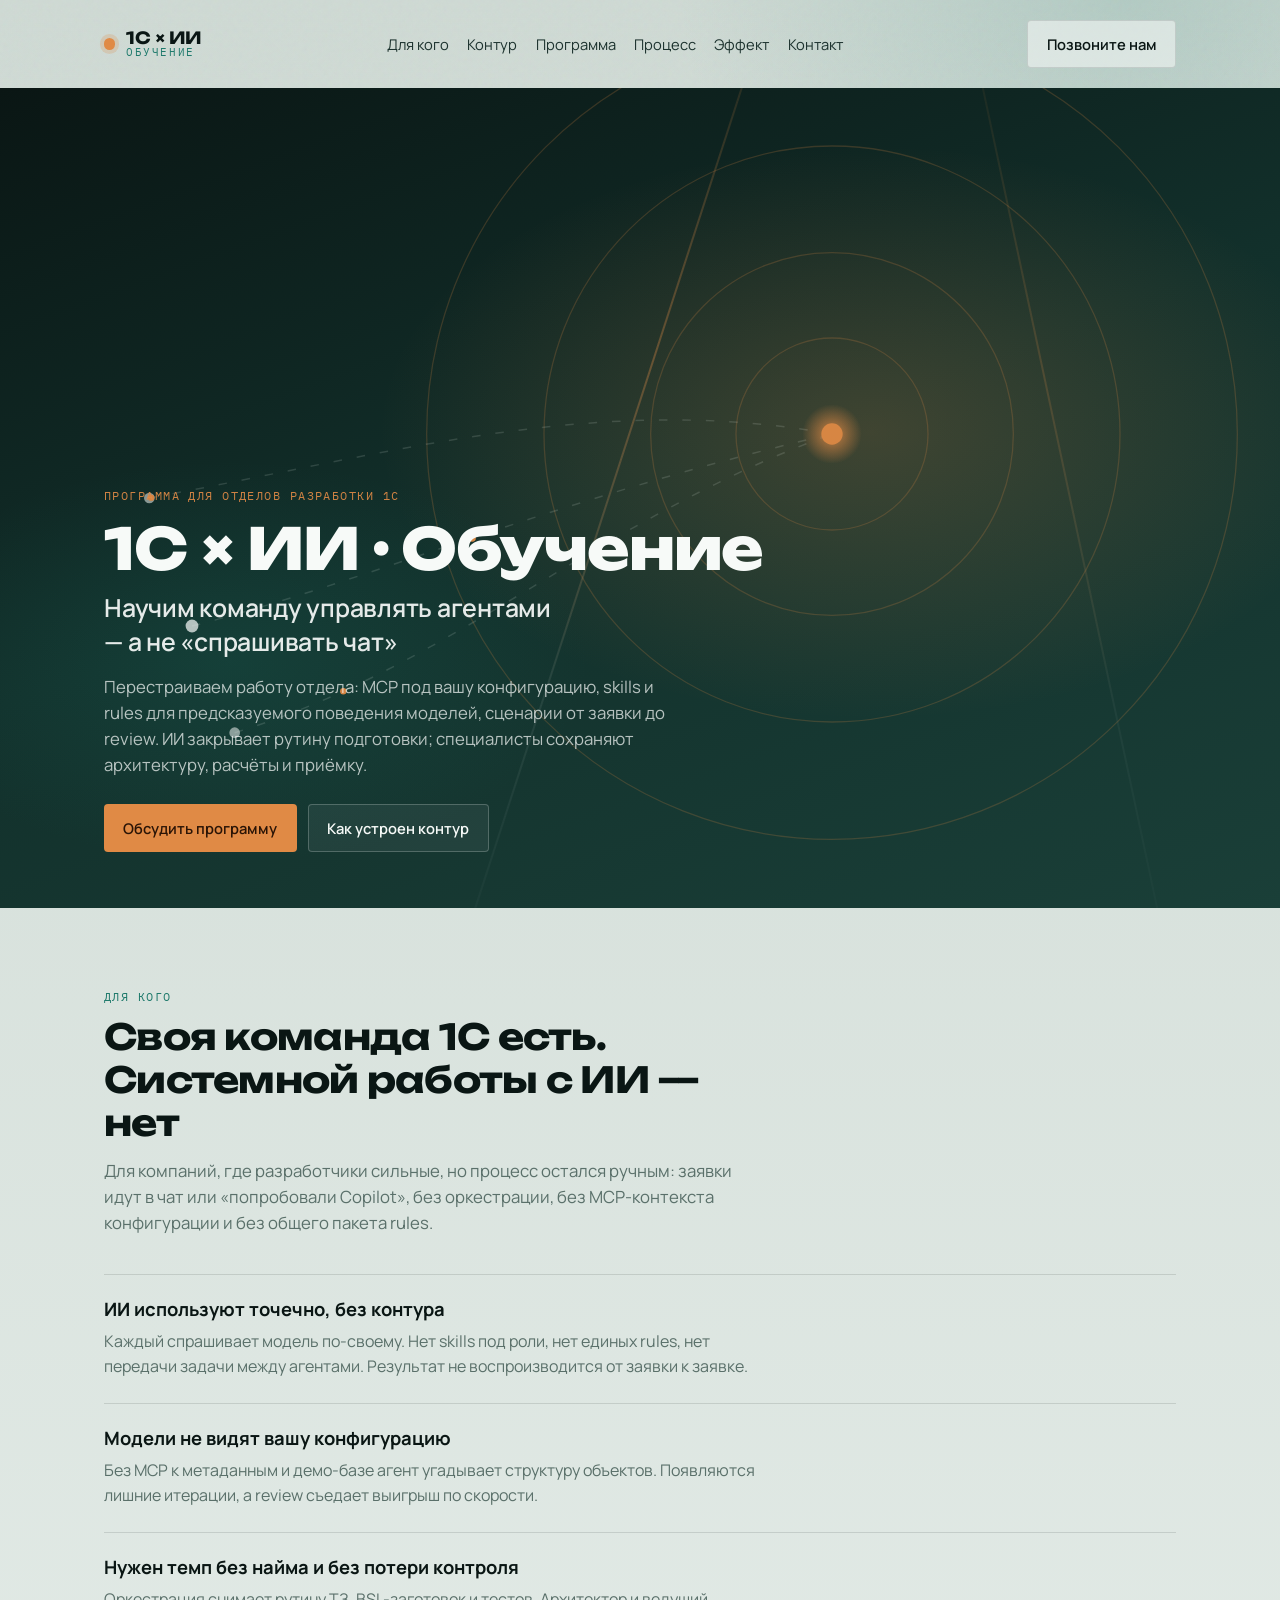
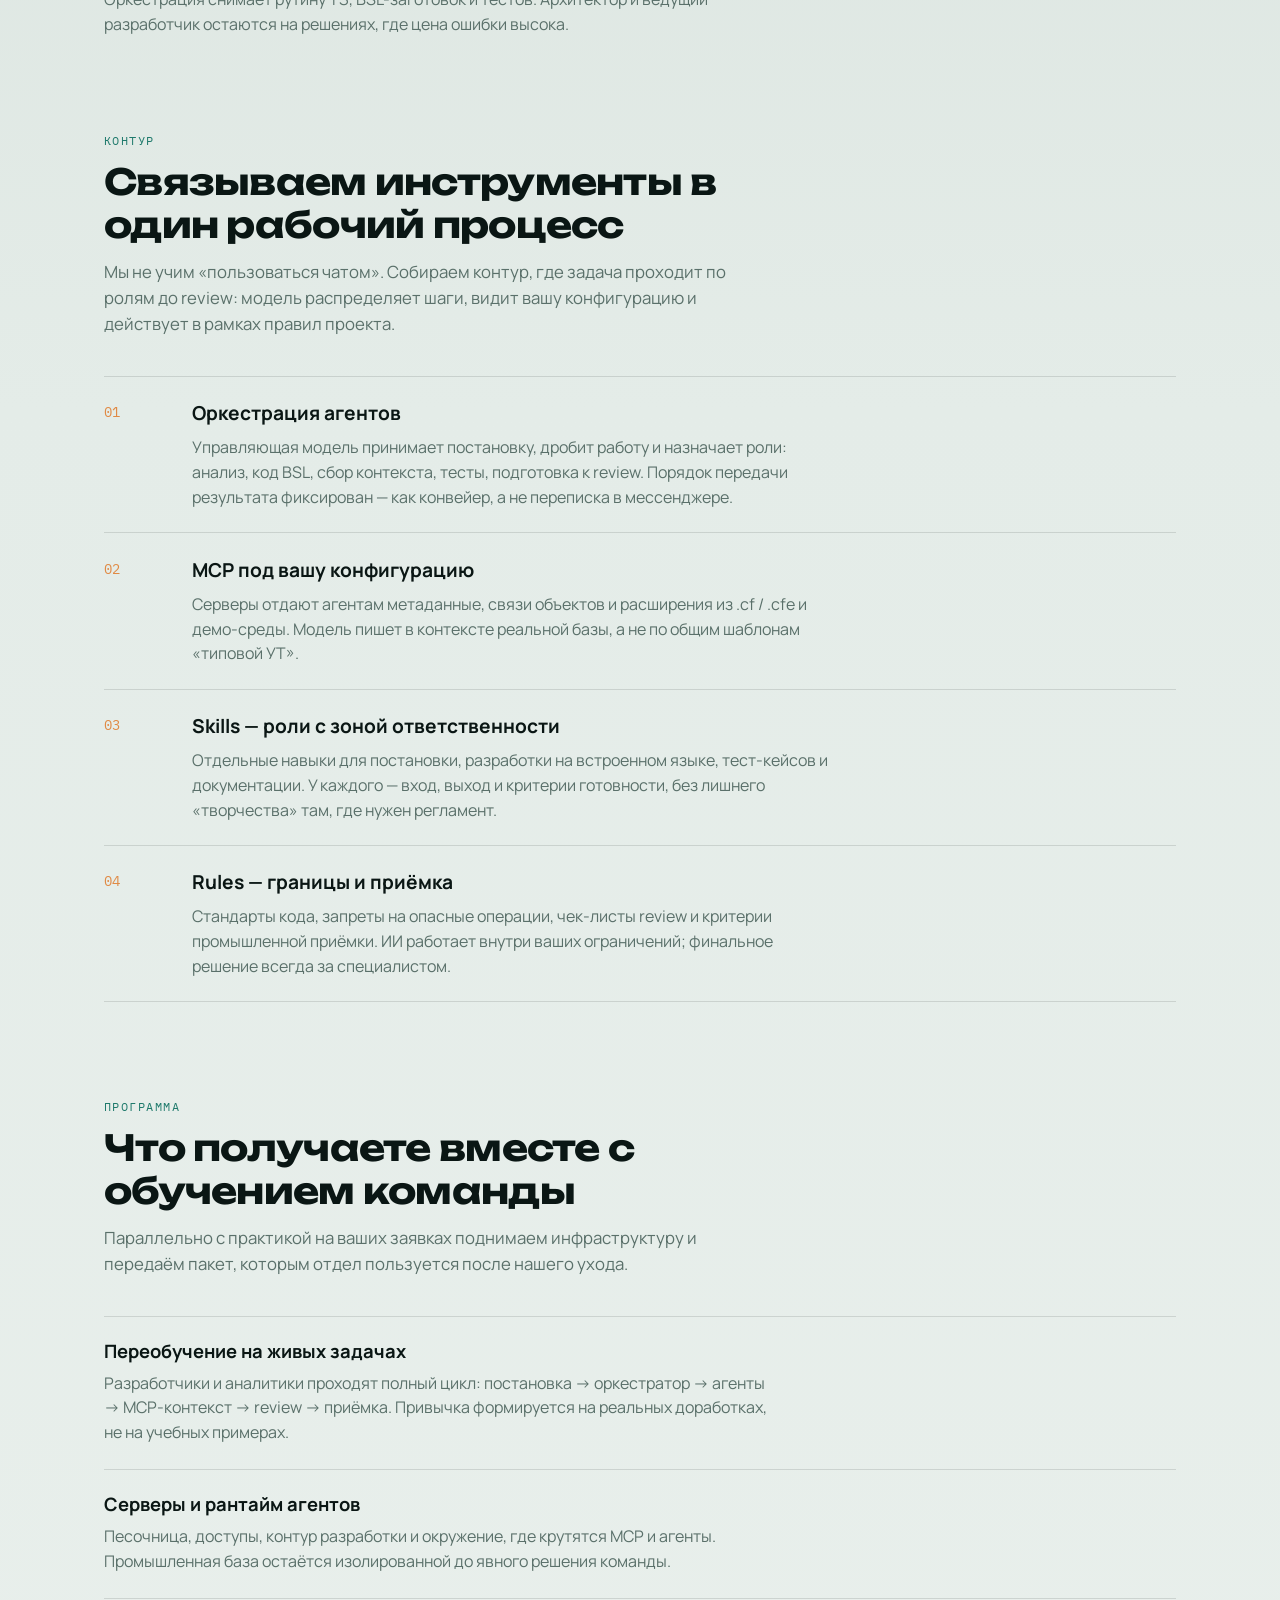
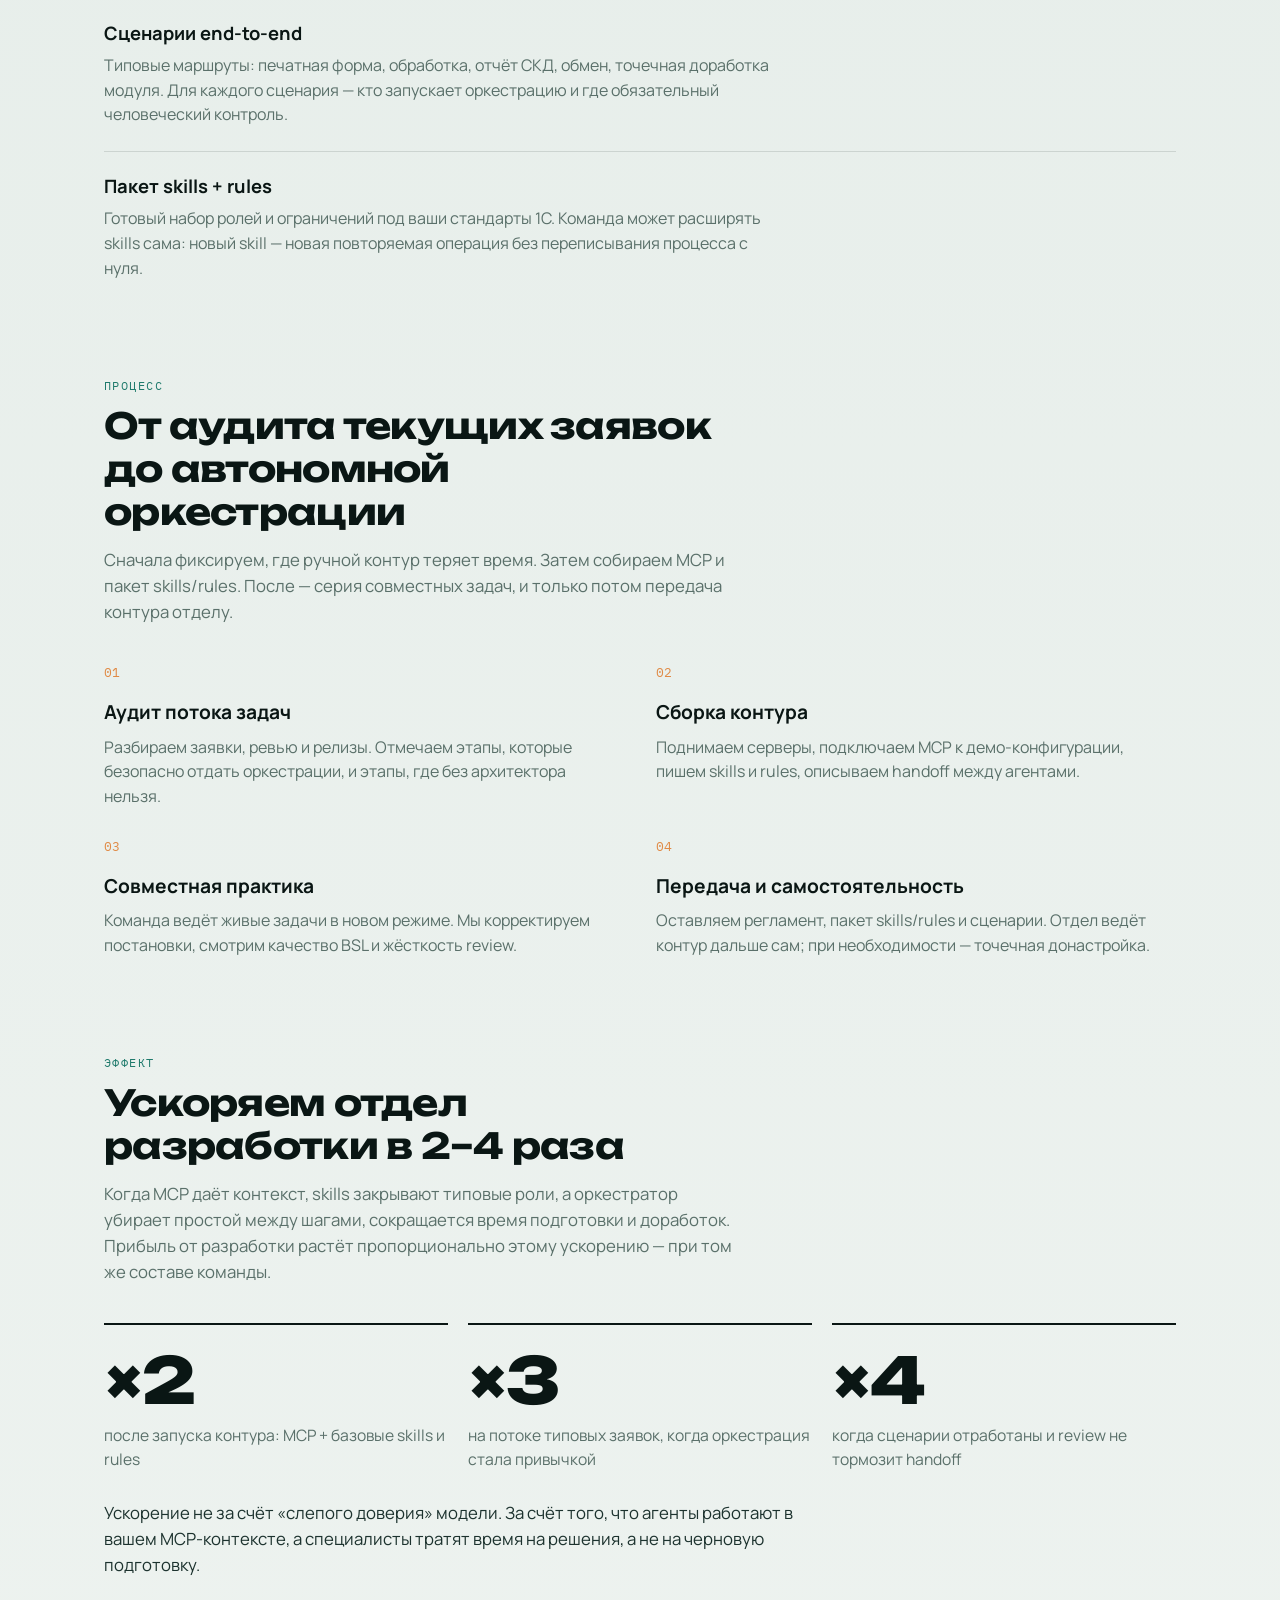
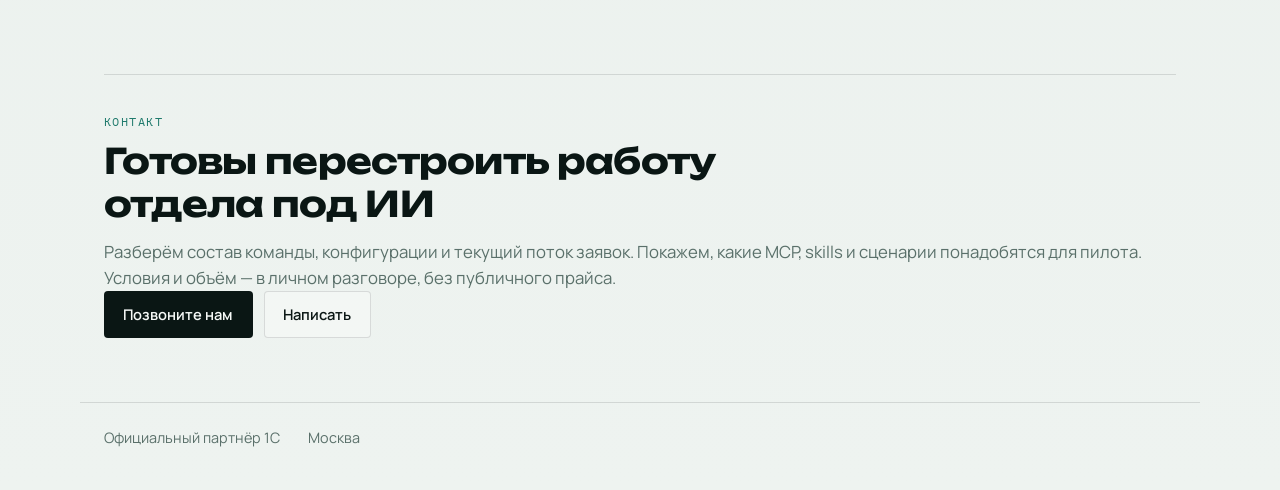
<file: promt1c.ru/index.html>
<!DOCTYPE html>
<html lang="ru">
<head>
  <meta charset="UTF-8" />
  <meta name="viewport" content="width=device-width, initial-scale=1" />
  <title>Обучение команды 1С: оркестрация, MCP, skills</title>
  <meta name="description" content="Перестраиваем отдел разработки 1С под оркестрацию агентов, MCP-серверы и пакет skills/rules. Ускоряем работу в 2–4 раза при сохранении контроля специалистов." />
  <link rel="preconnect" href="https://fonts.googleapis.com" />
  <link rel="preconnect" href="https://fonts.gstatic.com" crossorigin />
  <link href="https://fonts.googleapis.com/css2?family=IBM+Plex+Mono:wght@400;500&family=Manrope:wght@400;500;600;700&family=Unbounded:wght@500;700;800&display=swap" rel="stylesheet" />
  <link rel="stylesheet" href="styles.css" />
</head>
<body>
  <div class="grain" aria-hidden="true"></div>

  <header class="site-header">
    <a class="brand" href="#top" aria-label="Наверх">
      <span class="brand-mark" aria-hidden="true"></span>
      <span class="brand-text">
        <span class="brand-line">1С × ИИ</span>
        <span class="brand-sub">Обучение</span>
      </span>
    </a>
    <nav class="nav">
      <a href="#for-whom">Для кого</a>
      <a href="#stack">Контур</a>
      <a href="#deliver">Программа</a>
      <a href="#process">Процесс</a>
      <a href="#effect">Эффект</a>
      <a href="#contact">Контакт</a>
    </nav>
    <div class="header-actions">
      <a class="btn btn-ghost" href="tel:+79161446944">Позвоните нам</a>
    </div>
  </header>

  <main id="top">
    <section class="hero" aria-labelledby="hero-title">
      <div class="hero-plane" aria-hidden="true">
        <div class="hero-wash"></div>
        <div class="hero-beam hero-beam--a"></div>
        <div class="hero-beam hero-beam--b"></div>
        <svg class="hero-field" viewBox="0 0 1200 800" preserveAspectRatio="xMidYMid slice">
          <defs>
            <radialGradient id="nodeGlow" cx="50%" cy="50%" r="50%">
              <stop offset="0%" stop-color="#e08a45" stop-opacity="0.9" />
              <stop offset="100%" stop-color="#e08a45" stop-opacity="0" />
            </radialGradient>
          </defs>
          <g class="field-rings" fill="none" stroke="rgba(224,138,69,0.22)" stroke-width="1.2">
            <circle class="ring ring-1" cx="780" cy="340" r="90" />
            <circle class="ring ring-2" cx="780" cy="340" r="170" />
            <circle class="ring ring-3" cx="780" cy="340" r="270" />
            <circle class="ring ring-4" cx="780" cy="340" r="380" />
          </g>
          <g class="field-paths" fill="none" stroke="rgba(247,250,248,0.14)" stroke-width="1.4">
            <path class="path path-a" d="M180 520 C 340 480, 520 400, 780 340" />
            <path class="path path-b" d="M220 620 C 420 560, 560 420, 780 340" />
            <path class="path path-c" d="M140 400 C 360 360, 560 300, 780 340" />
          </g>
          <g class="field-nodes">
            <circle class="node node-hub" cx="780" cy="340" r="10" fill="#e08a45" />
            <circle class="node node-1" cx="180" cy="520" r="6" fill="rgba(247,250,248,0.75)" />
            <circle class="node node-2" cx="220" cy="620" r="5" fill="rgba(247,250,248,0.55)" />
            <circle class="node node-3" cx="140" cy="400" r="5" fill="rgba(247,250,248,0.55)" />
            <circle class="node-pulse" cx="780" cy="340" r="28" fill="url(#nodeGlow)" />
          </g>
          <g class="field-travelers" fill="#e08a45">
            <circle class="traveler t1" r="3.5">
              <animateMotion dur="5.5s" repeatCount="indefinite" path="M180 520 C 340 480, 520 400, 780 340" />
            </circle>
            <circle class="traveler t2" r="3">
              <animateMotion dur="7s" begin="1.2s" repeatCount="indefinite" path="M220 620 C 420 560, 560 420, 780 340" />
            </circle>
            <circle class="traveler t3" r="3">
              <animateMotion dur="6.2s" begin="2.4s" repeatCount="indefinite" path="M140 400 C 360 360, 560 300, 780 340" />
            </circle>
          </g>
        </svg>
      </div>

      <div class="hero-copy">
        <p class="hero-kicker">Программа для отделов разработки 1С</p>
        <p class="hero-brand">1С × ИИ · Обучение</p>
        <h1 class="hero-title" id="hero-title">Научим команду управлять агентами — а не «спрашивать чат»</h1>
        <p class="hero-lead">
          Перестраиваем работу отдела: MCP под вашу конфигурацию, skills и rules для предсказуемого поведения моделей, сценарии от заявки до review. ИИ закрывает рутину подготовки; специалисты сохраняют архитектуру, расчёты и приёмку.
        </p>
        <div class="hero-cta">
          <a class="btn btn-primary" href="#contact">Обсудить программу</a>
          <a class="btn btn-ghost" href="#stack">Как устроен контур</a>
        </div>
      </div>
    </section>

    <section class="section for-whom" id="for-whom" aria-labelledby="for-whom-title">
      <div class="section-head">
        <p class="eyebrow">Для кого</p>
        <h2 id="for-whom-title">Своя команда 1С есть. Системной работы с ИИ — нет</h2>
        <p class="section-lead">
          Для компаний, где разработчики сильные, но процесс остался ручным: заявки идут в чат или «попробовали Copilot», без оркестрации, без MCP-контекста конфигурации и без общего пакета rules.
        </p>
      </div>
      <ul class="signal-list">
        <li>
          <strong>ИИ используют точечно, без контура</strong>
          <span>Каждый спрашивает модель по-своему. Нет skills под роли, нет единых rules, нет передачи задачи между агентами. Результат не воспроизводится от заявки к заявке.</span>
        </li>
        <li>
          <strong>Модели не видят вашу конфигурацию</strong>
          <span>Без MCP к метаданным и демо-базе агент угадывает структуру объектов. Появляются лишние итерации, а review съедает выигрыш по скорости.</span>
        </li>
        <li>
          <strong>Нужен темп без найма и без потери контроля</strong>
          <span>Оркестрация снимает рутину ТЗ, BSL-заготовок и тестов. Архитектор и ведущий разработчик остаются на решениях, где цена ошибки высока.</span>
        </li>
      </ul>
    </section>

    <section class="section stack" id="stack" aria-labelledby="stack-title">
      <div class="section-head">
        <p class="eyebrow">Контур</p>
        <h2 id="stack-title">Связываем инструменты в один рабочий процесс</h2>
        <p class="section-lead">
          Мы не учим «пользоваться чатом». Собираем контур, где задача проходит по ролям до review: модель распределяет шаги, видит вашу конфигурацию и действует в рамках правил проекта.
        </p>
      </div>
      <ol class="deliver-list">
        <li>
          <span class="deliver-num">01</span>
          <div>
            <h3>Оркестрация агентов</h3>
            <p>Управляющая модель принимает постановку, дробит работу и назначает роли: анализ, код BSL, сбор контекста, тесты, подготовка к review. Порядок передачи результата фиксирован — как конвейер, а не переписка в мессенджере.</p>
          </div>
        </li>
        <li>
          <span class="deliver-num">02</span>
          <div>
            <h3>MCP под вашу конфигурацию</h3>
            <p>Серверы отдают агентам метаданные, связи объектов и расширения из .cf / .cfe и демо-среды. Модель пишет в контексте реальной базы, а не по общим шаблонам «типовой УТ».</p>
          </div>
        </li>
        <li>
          <span class="deliver-num">03</span>
          <div>
            <h3>Skills — роли с зоной ответственности</h3>
            <p>Отдельные навыки для постановки, разработки на встроенном языке, тест-кейсов и документации. У каждого — вход, выход и критерии готовности, без лишнего «творчества» там, где нужен регламент.</p>
          </div>
        </li>
        <li>
          <span class="deliver-num">04</span>
          <div>
            <h3>Rules — границы и приёмка</h3>
            <p>Стандарты кода, запреты на опасные операции, чек-листы review и критерии промышленной приёмки. ИИ работает внутри ваших ограничений; финальное решение всегда за специалистом.</p>
          </div>
        </li>
      </ol>
    </section>

    <section class="section deliver" id="deliver" aria-labelledby="deliver-title">
      <div class="section-head">
        <p class="eyebrow">Программа</p>
        <h2 id="deliver-title">Что получаете вместе с обучением команды</h2>
        <p class="section-lead">
          Параллельно с практикой на ваших заявках поднимаем инфраструктуру и передаём пакет, которым отдел пользуется после нашего ухода.
        </p>
      </div>
      <ul class="signal-list">
        <li>
          <strong>Переобучение на живых задачах</strong>
          <span>Разработчики и аналитики проходят полный цикл: постановка → оркестратор → агенты → MCP-контекст → review → приёмка. Привычка формируется на реальных доработках, не на учебных примерах.</span>
        </li>
        <li>
          <strong>Серверы и рантайм агентов</strong>
          <span>Песочница, доступы, контур разработки и окружение, где крутятся MCP и агенты. Промышленная база остаётся изолированной до явного решения команды.</span>
        </li>
        <li>
          <strong>Сценарии end-to-end</strong>
          <span>Типовые маршруты: печатная форма, обработка, отчёт СКД, обмен, точечная доработка модуля. Для каждого сценария — кто запускает оркестрацию и где обязательный человеческий контроль.</span>
        </li>
        <li>
          <strong>Пакет skills + rules</strong>
          <span>Готовый набор ролей и ограничений под ваши стандарты 1С. Команда может расширять skills сама: новый skill — новая повторяемая операция без переписывания процесса с нуля.</span>
        </li>
      </ul>
    </section>

    <section class="section process" id="process" aria-labelledby="process-title">
      <div class="section-head">
        <p class="eyebrow">Процесс</p>
        <h2 id="process-title">От аудита текущих заявок до автономной оркестрации</h2>
        <p class="section-lead">
          Сначала фиксируем, где ручной контур теряет время. Затем собираем MCP и пакет skills/rules. После — серия совместных задач, и только потом передача контура отделу.
        </p>
      </div>
      <ol class="steps">
        <li>
          <h3>Аудит потока задач</h3>
          <p>Разбираем заявки, ревью и релизы. Отмечаем этапы, которые безопасно отдать оркестрации, и этапы, где без архитектора нельзя.</p>
        </li>
        <li>
          <h3>Сборка контура</h3>
          <p>Поднимаем серверы, подключаем MCP к демо-конфигурации, пишем skills и rules, описываем handoff между агентами.</p>
        </li>
        <li>
          <h3>Совместная практика</h3>
          <p>Команда ведёт живые задачи в новом режиме. Мы корректируем постановки, смотрим качество BSL и жёсткость review.</p>
        </li>
        <li>
          <h3>Передача и самостоятельность</h3>
          <p>Оставляем регламент, пакет skills/rules и сценарии. Отдел ведёт контур дальше сам; при необходимости — точечная донастройка.</p>
        </li>
      </ol>
    </section>

    <section class="section effect" id="effect" aria-labelledby="effect-title">
      <div class="section-head">
        <p class="eyebrow">Эффект</p>
        <h2 id="effect-title">Ускоряем отдел разработки в 2–4 раза</h2>
        <p class="section-lead">
          Когда MCP даёт контекст, skills закрывают типовые роли, а оркестратор убирает простой между шагами, сокращается время подготовки и доработок. Прибыль от разработки растёт пропорционально этому ускорению — при том же составе команды.
        </p>
      </div>
      <div class="multipliers" aria-label="Множители ускорения">
        <div class="multiplier">
          <p class="multiplier-value">×2</p>
          <p class="multiplier-label">после запуска контура: MCP + базовые skills и rules</p>
        </div>
        <div class="multiplier">
          <p class="multiplier-value">×3</p>
          <p class="multiplier-label">на потоке типовых заявок, когда оркестрация стала привычкой</p>
        </div>
        <div class="multiplier">
          <p class="multiplier-value">×4</p>
          <p class="multiplier-label">когда сценарии отработаны и review не тормозит handoff</p>
        </div>
      </div>
      <p class="effect-note">
        Ускорение не за счёт «слепого доверия» модели. За счёт того, что агенты работают в вашем MCP-контексте, а специалисты тратят время на решения, а не на черновую подготовку.
      </p>
    </section>

    <section class="section contact" id="contact" aria-labelledby="contact-title">
      <div class="contact-panel">
        <p class="eyebrow">Контакт</p>
        <h2 id="contact-title">Готовы перестроить работу отдела под ИИ</h2>
        <p class="section-lead">
          Разберём состав команды, конфигурации и текущий поток заявок. Покажем, какие MCP, skills и сценарии понадобятся для пилота. Условия и объём — в личном разговоре, без публичного прайса.
        </p>
        <div class="hero-cta">
          <a class="btn btn-primary" href="tel:+79161446944">Позвоните нам</a>
          <a class="btn btn-ghost" href="mailto:info@intelav.ru">Написать</a>
        </div>
      </div>
    </section>
  </main>

  <footer class="site-footer">
    <span>Официальный партнёр 1С</span>
    <span>Москва</span>
  </footer>

  <script src="script.js"></script>
</body>
</html>
</file>
<file: assets/css/styles.css>
﻿:root {
  --bg: #e8eaed;
  --bg-soft: #f3f4f6;
  --bg-elevated: #ffffff;
  --ink: #1a2330;
  --muted: #5c6b7a;
  --line: rgba(26, 35, 48, 0.12);
  --accent: #4a6f96;
  --accent-soft: rgba(74, 111, 150, 0.14);
  --accent-2: #6b8cb0;
  --btn: #5b7fa5;
  --btn-hover: #4a6f96;
  --danger: #d71920;
  --header-h: 72px;
  --font-display: "Onest", "Segoe UI", sans-serif;
  --font-body: "Onest", "Segoe UI", sans-serif;
  --font-1c: "Onest", "Segoe UI", "Arial", sans-serif;
  --radius: 18px;
  --shadow: 0 18px 40px rgba(26, 35, 48, 0.08);
  --ease: cubic-bezier(0.22, 1, 0.36, 1);
}

*,
*::before,
*::after {
  box-sizing: border-box;
}

html {
  scroll-behavior: smooth;
  scroll-padding-top: calc(var(--header-h) + 16px);
}

body {
  margin: 0;
  font-family: var(--font-body);
  color: var(--ink);
  background: var(--bg);
  line-height: 1.6;
  -webkit-font-smoothing: antialiased;
}

img {
  max-width: 100%;
  display: block;
}

a {
  color: inherit;
  text-decoration: none;
}

button,
input,
textarea {
  font: inherit;
}

/* «1С» — единый шрифт с кириллической С */
.mark-1c {
  font-family: var(--font-1c);
  font-weight: 500;
  letter-spacing: 0.01em;
  font-feature-settings: "kern" 1;
}

.page-glow {
  pointer-events: none;
  position: fixed;
  inset: 0;
  z-index: -1;
  background:
    linear-gradient(180deg, rgba(232, 234, 237, 0.88) 0%, rgba(232, 234, 237, 0.78) 45%, rgba(232, 234, 237, 0.55) 100%),
    url("../images/megapolis.jpg") center / cover no-repeat;
}

.container {
  width: min(1120px, calc(100% - 40px));
  margin-inline: auto;
}

.container.narrow {
  width: min(880px, calc(100% - 40px));
}

/* Header */
.site-header {
  position: sticky;
  top: 0;
  z-index: 50;
  height: var(--header-h);
  backdrop-filter: blur(14px);
  background: rgba(243, 244, 246, 0.88);
  border-bottom: 1px solid transparent;
  transition: border-color 0.3s var(--ease), background 0.3s var(--ease), box-shadow 0.3s;
}

.site-header.is-scrolled {
  border-bottom-color: var(--line);
  background: rgba(255, 255, 255, 0.94);
  box-shadow: 0 8px 24px rgba(26, 35, 48, 0.06);
}

.header-inner {
  width: min(1200px, calc(100% - 32px));
  margin-inline: auto;
  height: 100%;
  display: flex;
  align-items: center;
  justify-content: space-between;
  gap: 24px;
}

.brand {
  display: inline-flex;
  align-items: center;
  color: var(--ink);
}

.brand img {
  height: 40px;
  width: auto;
}

.site-nav {
  display: flex;
  align-items: center;
  gap: 28px;
}

.nav-list {
  display: flex;
  align-items: center;
  gap: 8px;
  list-style: none;
  margin: 0;
  padding: 0;
}

.nav-link {
  display: inline-flex;
  align-items: center;
  gap: 8px;
  padding: 10px 14px;
  border: 0;
  border-radius: 999px;
  background: transparent;
  color: var(--ink);
  cursor: pointer;
  font-weight: 600;
  font-size: 0.95rem;
  transition: background 0.25s var(--ease), color 0.25s var(--ease);
}

.nav-link:hover,
.nav-item.is-open > .nav-link {
  background: rgba(26, 35, 48, 0.06);
}

.chevron {
  width: 7px;
  height: 7px;
  border-right: 2px solid currentColor;
  border-bottom: 2px solid currentColor;
  transform: rotate(45deg) translateY(-1px);
  transition: transform 0.25s var(--ease);
  opacity: 0.7;
}

.nav-item.is-open .chevron {
  transform: rotate(225deg) translateY(-1px);
}

.has-submenu {
  position: relative;
}

.submenu {
  position: absolute;
  top: calc(100% + 8px);
  left: 0;
  min-width: 240px;
  margin: 0;
  padding: 10px;
  list-style: none;
  border-radius: 14px;
  background: var(--bg-elevated);
  border: 1px solid var(--line);
  box-shadow: var(--shadow);
  opacity: 0;
  visibility: hidden;
  transform: translateY(8px);
  transition: opacity 0.22s var(--ease), transform 0.22s var(--ease), visibility 0.22s;
}

.nav-item.is-open > .submenu {
  opacity: 1;
  visibility: visible;
  transform: translateY(0);
}

.submenu a {
  display: block;
  padding: 10px 12px;
  border-radius: 10px;
  color: var(--muted);
  font-weight: 500;
  transition: background 0.2s, color 0.2s;
}

.submenu a:hover {
  background: var(--accent-soft);
  color: var(--ink);
}

.header-cta {
  display: inline-flex;
  align-items: center;
  padding: 10px 18px;
  border-radius: 999px;
  background: var(--btn);
  color: #fff;
  font-weight: 600;
  font-size: 0.92rem;
  transition: transform 0.25s var(--ease), background 0.25s;
}

.header-cta:hover {
  background: var(--btn-hover);
  transform: translateY(-1px);
}

.nav-toggle {
  display: none;
  width: 44px;
  height: 44px;
  border: 1px solid var(--line);
  border-radius: 12px;
  background: var(--bg-elevated);
  padding: 0;
  flex-direction: column;
  align-items: center;
  justify-content: center;
  gap: 5px;
  cursor: pointer;
}

.nav-toggle span {
  display: block;
  width: 18px;
  height: 2px;
  background: var(--ink);
  transition: transform 0.25s, opacity 0.25s;
}

body.nav-open .nav-toggle span:nth-child(1) {
  transform: translateY(7px) rotate(45deg);
}

body.nav-open .nav-toggle span:nth-child(2) {
  opacity: 0;
}

body.nav-open .nav-toggle span:nth-child(3) {
  transform: translateY(-7px) rotate(-45deg);
}

/* Hero */
.hero {
  position: relative;
  min-height: 100vh;
  min-height: 100dvh;
  display: grid;
  align-items: start;
  padding: calc(var(--header-h) + 28px) 0 72px;
  overflow: hidden;
}

.hero-media {
  position: absolute;
  inset: 0;
  z-index: 0;
}

.hero-skyline {
  position: absolute;
  inset: 0;
  background:
    linear-gradient(180deg, rgba(232, 234, 237, 0.35) 0%, rgba(232, 234, 237, 0.18) 40%, rgba(232, 234, 237, 0.55) 100%),
    url("../images/megapolis.jpg") center / cover no-repeat;
}

.hero-grid {
  display: none;
}

.hero-veil {
  position: absolute;
  inset: 0;
  background: linear-gradient(90deg, rgba(232, 234, 237, 0.42) 0%, rgba(232, 234, 237, 0.08) 48%, rgba(232, 234, 237, 0.18) 100%);
}

.hero-content {
  position: relative;
  z-index: 1;
  width: min(920px, calc(100% - 40px));
  margin-inline: auto;
  padding-bottom: 32px;
}

.hero-brand {
  margin: 0 0 18px;
  font-family: var(--font-display);
  font-size: clamp(2.8rem, 8vw, 5.5rem);
  font-weight: 800;
  letter-spacing: -0.04em;
  line-height: 0.95;
  color: var(--ink);
  animation: brandIn 1s var(--ease) both;
}

.hero-title {
  margin: 0 0 18px;
  max-width: 18ch;
  font-family: var(--font-display);
  font-size: clamp(1.55rem, 3.4vw, 2.35rem);
  font-weight: 700;
  letter-spacing: -0.02em;
  line-height: 1.2;
  color: var(--ink);
  animation: fadeUp 0.9s var(--ease) 0.15s both;
}

.hero-lead {
  margin: 0 0 28px;
  max-width: 42ch;
  color: #1a2330;
  font-size: 1.08rem;
  font-weight: 600;
  animation: fadeUp 0.9s var(--ease) 0.28s both;
}

.hero-actions {
  display: flex;
  flex-wrap: wrap;
  gap: 12px;
  animation: fadeUp 0.9s var(--ease) 0.4s both;
}

.hero-scroll {
  position: absolute;
  z-index: 1;
  left: 50%;
  bottom: 24px;
  transform: translateX(-50%);
  display: flex;
  flex-direction: column;
  align-items: center;
  gap: 8px;
  color: var(--muted);
  font-size: 0.75rem;
  letter-spacing: 0.12em;
  text-transform: uppercase;
}

.hero-scroll i {
  width: 1px;
  height: 36px;
  background: linear-gradient(var(--accent), transparent);
  animation: scrollLine 1.8s ease-in-out infinite;
}

/* Buttons */
.btn {
  display: inline-flex;
  align-items: center;
  justify-content: center;
  min-height: 48px;
  padding: 0 22px;
  border-radius: 999px;
  border: 1px solid transparent;
  font-weight: 600;
  cursor: pointer;
  transition: transform 0.25s var(--ease), filter 0.25s, background 0.25s, border-color 0.25s;
}

.btn:hover {
  transform: translateY(-1px);
}

.btn-primary {
  background: var(--btn);
  color: #fff;
  font-weight: 600;
}

.btn-primary:hover {
  background: var(--btn-hover);
  filter: none;
}

.btn-ghost {
  background: var(--bg-elevated);
  border-color: var(--line);
  color: var(--ink);
}

.btn-ghost:hover {
  border-color: rgba(74, 111, 150, 0.45);
}

/* Sections */
.section {
  padding: 96px 0;
}

.section-alt {
  background: var(--bg-soft);
}

.section-head {
  margin-bottom: 40px;
  max-width: 720px;
}

.eyebrow {
  margin: 0 0 10px;
  color: var(--accent);
  font-weight: 700;
  letter-spacing: 0.14em;
  text-transform: uppercase;
  font-size: 0.78rem;
}

.section-head h2,
.service-panel h3,
.product-block h3,
.project-row h3,
.team-member h3,
.contact-facts strong {
  font-family: var(--font-display);
  letter-spacing: -0.02em;
}

.section-head h2 {
  margin: 0;
  font-size: clamp(1.8rem, 3.5vw, 2.6rem);
  line-height: 1.15;
  color: var(--ink);
}

.section-lead {
  margin: 14px 0 0;
  color: var(--ink);
  max-width: 58ch;
}

.value-strip {
  border-block: 1px solid var(--line);
  background: var(--bg-elevated);
}

.value-strip-inner {
  padding: 28px 0;
}

.value-strip p {
  margin: 0;
  font-family: var(--font-display);
  font-size: clamp(1.15rem, 2.4vw, 1.55rem);
  font-weight: 700;
  letter-spacing: -0.02em;
  max-width: 32ch;
  color: var(--ink);
}

.product-grid {
  display: grid;
  grid-template-columns: repeat(2, 1fr);
  gap: 18px;
}

.product-block {
  padding: 28px 26px 30px;
  border: 1px solid var(--line);
  border-radius: var(--radius);
  background: var(--bg-elevated);
  box-shadow: var(--shadow);
  transition: border-color 0.3s, transform 0.3s var(--ease), background 0.3s;
}

.product-block:hover {
  border-color: rgba(74, 111, 150, 0.4);
  transform: translateY(-3px);
}

.product-block h3 {
  margin: 0 0 10px;
  font-size: 1.35rem;
}

.product-block p {
  margin: 0;
  color: var(--ink);
}

.service-panel {
  display: grid;
  gap: 28px;
  padding: 36px;
  border-radius: calc(var(--radius) + 4px);
  border: 1px solid var(--line);
  background:
    linear-gradient(135deg, var(--accent-soft), transparent 45%),
    var(--bg-elevated);
  box-shadow: var(--shadow);
}

.service-panel h3 {
  margin: 0 0 12px;
  font-size: 1.8rem;
}

.service-panel p {
  margin: 0 0 18px;
  color: var(--ink);
}

.its-note {`n  margin: 10px 0 0 !important;`n  font-size: 0.92rem;`n  color: var(--muted) !important;`n}`n`n.its-note-nowrap {`n  white-space: nowrap;`n  overflow-x: auto;`n  display: block;`n}

.service-kinds {
  display: grid;
  gap: 18px;
  margin-top: 8px;
}

.service-kind h4 {
  margin: 0 0 8px;
  font-family: var(--font-display);
  font-size: 1.05rem;
  font-weight: 700;
  color: var(--ink);
}

.service-kind p {
  margin: 0 !important;
}

.service-panel + .service-panel {
  margin-top: 24px;
}

.its-prices {
  display: grid;
  gap: 22px;
}

.its-prices h4 {
  margin: 0;
  font-family: var(--font-display);
  font-size: 1.05rem;
  font-weight: 700;
  letter-spacing: -0.01em;
  line-height: 1.35;
  color: var(--ink);
}

.table-wrap {
  overflow-x: auto;
  border: 1px solid var(--line);
  border-radius: 14px;
  background: var(--bg-soft);
}

.its-prof-after {
  margin-bottom: 64px;
}

.price-table {
  width: 100%;
  border-collapse: collapse;
  font-size: 0.95rem;
}

.price-table th,
.price-table td {
  padding: 12px 14px;
  text-align: left;
  border-bottom: 1px solid var(--line);
  vertical-align: top;
  color: var(--ink);
}

.price-table th {
  background: rgba(74, 111, 150, 0.1);
  font-weight: 700;
  font-size: 0.88rem;
}

.price-table tbody tr:last-child th,
.price-table tbody tr:last-child td {
  border-bottom: 0;
}

.price-table td:not(:first-child),
.price-table.price-table-wide th:not(:first-child) {
  white-space: nowrap;
  text-align: right;
}

.price-table-wide td:first-child {
  min-width: 12rem;
}

.price-table .price-col-head {
  white-space: normal;
  max-width: 22rem;
  line-height: 1.35;
  font-weight: 700;
}

.price-table .price-col-nowrap {
  white-space: nowrap;
  text-align: right;
}

.price-table td:last-child {
  width: 1%;
  white-space: nowrap;
  text-align: right;
}

.its-header {
  display: flex;
  flex-wrap: wrap;
  align-items: flex-start;
  gap: 18px 24px;
}

.its-logo {
  width: min(200px, 100%);
  height: auto;
  flex-shrink: 0;
  border-radius: 8px;
  border: 1px solid var(--line);
  background: #fff;
}

.its-tariffs-link {
  margin: 0;
}

.its-tariffs-link a {
  color: var(--btn);
  font-weight: 600;
  text-decoration: underline;
  text-underline-offset: 3px;
}

.its-services {
  margin: 0;
  padding: 0;
  list-style: none;
  display: grid;
  grid-template-columns: repeat(2, minmax(0, 1fr));
  gap: 12px;
}

.its-services li {
  display: grid;
  grid-template-columns: 48px 1fr;
  gap: 12px;
  align-items: start;
  padding: 12px 14px;
  border: 1px solid var(--line);
  border-radius: 12px;
  background: var(--bg-soft);
}

.its-services strong {
  display: block;
  margin-bottom: 4px;
  font-size: 0.95rem;
}

.its-services p {
  margin: 0 !important;
  font-size: 0.88rem;
  color: var(--ink) !important;
  line-height: 1.4;
}

.its-ico {
  width: 48px;
  height: 48px;
  border-radius: 10px;
  display: block;
  object-fit: contain;
  background: transparent;
}

.check-list {
  margin: 0;
  padding: 0;
  list-style: none;
  display: grid;
  gap: 10px;
}

.check-list li {
  position: relative;
  padding-left: 28px;
  color: var(--ink);
}

.check-list li::before {
  content: "";
  position: absolute;
  left: 0;
  top: 0.45em;
  width: 14px;
  height: 14px;
  border-radius: 50%;
  background: var(--accent-soft);
  box-shadow: inset 0 0 0 3px var(--accent);
}

.project-list {
  display: grid;
  gap: 14px;
}

.project-row {
  padding: 26px 28px;
  border-left: 3px solid var(--accent);
  background: var(--bg-elevated);
  border-radius: 0 14px 14px 0;
  box-shadow: var(--shadow);
}

.project-row h3 {
  margin: 0 0 8px;
  font-size: 1.25rem;
}

.project-row p {
  margin: 0;
  color: var(--ink);
}

.about-layout {
  display: grid;
  gap: 28px;
}

.about-card {
  display: grid;
  gap: 28px;
  padding: 32px;
  border-radius: var(--radius);
  background: var(--bg-elevated);
  border: 1px solid var(--line);
  box-shadow: var(--shadow);
  max-width: 760px;
}

.about-card .franchise-badge {
  padding: 0;
  border: 0;
  box-shadow: none;
  background: transparent;
  max-width: none;
  gap: 16px;
  padding-bottom: 24px;
  border-bottom: 1px solid var(--line);
  border-radius: 0;
  display: flex;
  flex-wrap: wrap;
  align-items: center;
}

.franchise-badge {
  display: flex;
  flex-wrap: wrap;
  align-items: center;
  gap: 16px 20px;
  padding: 28px 30px;
  border-radius: var(--radius);
  background: var(--bg-elevated);
  border: 1px solid var(--line);
  box-shadow: var(--shadow);
  max-width: 720px;
}

.franchise-mark {
  display: flex;
  align-items: center;
  gap: 16px;
  flex-shrink: 0;
}

.franchise-mark img,
.franchise-logo {
  width: min(160px, 100%);
  height: auto;
  flex-shrink: 0;
  border-radius: 0;
  display: block;
}

.franchise-caption {
  margin: 0;
  flex: 1 1 220px;
  max-width: 36ch;
  font-size: 0.95rem;
  font-weight: 400;
  color: var(--ink);
  line-height: 1.5;
}

.franchise-caption a {
  color: var(--btn);
  text-decoration: underline;
  text-underline-offset: 3px;
}

.about-prose {
  max-width: 68ch;
}

.about-prose p {
  margin: 0 0 16px;
  color: var(--ink);
  font-size: 1.05rem;
  font-weight: 400;
}

.about-prose p:last-child {
  margin-bottom: 0;
}

.about-prose .lead-text {
  color: var(--ink);
  font-size: 1.1rem;
  font-weight: 400;
}

.certs-block {
  display: grid;
  gap: 28px;
  margin-top: 12px;
}

.certs-grid {
  display: grid;
  grid-template-columns: repeat(3, 1fr);
  gap: 20px;
}

.cert-card {
  display: flex;
  flex-direction: column;
  gap: 12px;
  color: inherit;
  text-decoration: none;
  transition: transform 0.25s var(--ease), box-shadow 0.25s var(--ease);
}

.cert-card img {
  width: 100%;
  height: auto;
  border-radius: var(--radius);
  border: 1px solid var(--line);
  box-shadow: var(--shadow);
  background: var(--bg-elevated);
}

.cert-card:hover {
  transform: translateY(-4px);
}

.cert-card:hover img {
  box-shadow: 0 22px 44px rgba(26, 35, 48, 0.12);
}

.cert-card:focus-visible {
  outline: 2px solid var(--accent);
  outline-offset: 4px;
  border-radius: var(--radius);
}

.cert-caption {
  font-size: 0.95rem;
  font-weight: 500;
  line-height: 1.4;
  color: var(--ink);
}

.nav-link.is-active {
  color: var(--accent);
}

.blog-preview {
  max-width: 760px;
  display: grid;
  gap: 18px;
}

.articles-page .section-head h1 {
  margin: 0;
  font-size: clamp(2rem, 4vw, 2.8rem);
}

.articles-grid {
  display: grid;
  gap: 20px;
  max-width: 860px;
}

.article-card {
  padding: 28px 32px;
  border-radius: var(--radius);
  background: var(--bg-elevated);
  border: 1px solid var(--line);
  box-shadow: var(--shadow);
}

.article-card-title {
  margin: 0 0 12px;
  font-size: clamp(1.2rem, 2.2vw, 1.5rem);
  line-height: 1.35;
}

.article-card-title a {
  color: inherit;
  text-decoration: none;
}

.article-card-title a:hover {
  color: var(--accent);
}

.article-card-meta {
  display: flex;
  flex-wrap: wrap;
  gap: 8px 16px;
  margin: 0 0 14px;
  color: var(--muted);
  font-size: 0.95rem;
}

.article-card-excerpt {
  margin: 0 0 16px;
  color: var(--ink);
  line-height: 1.55;
}

.article-card-link {
  font-weight: 600;
  color: var(--accent);
}

.article-page {
  max-width: 860px;
}

.article-back {
  display: inline-block;
  margin-bottom: 24px;
  color: var(--accent);
  font-weight: 600;
}

.articles-tree {
  display: grid;
  gap: 40px;
  max-width: 900px;
}

.articles-tree-group {
  display: grid;
  gap: 24px;
}

.articles-tree-group-head h2 {
  margin: 0;
  font-size: clamp(1.45rem, 2.6vw, 1.85rem);
  color: var(--accent);
}

.articles-tree-section {
  display: grid;
  gap: 16px;
  padding-top: 8px;
}

.articles-tree-section-title {
  margin: 0;
  font-size: clamp(1.15rem, 2vw, 1.35rem);
}

.articles-tree-empty {
  margin: 0;
  color: var(--muted);
}

.article-breadcrumb {
  display: flex;
  flex-wrap: wrap;
  gap: 8px;
  align-items: center;
  margin-bottom: 24px;
  color: var(--muted);
  font-size: 0.95rem;
}

.article-breadcrumb a {
  color: var(--accent);
  font-weight: 600;
}

.submenu-blog {
  min-width: 240px;
  overflow: visible;
}

.submenu-blog .submenu-section {
  display: flex;
  align-items: center;
  justify-content: space-between;
  gap: 12px;
  font-weight: 700;
}

.submenu-flyout {
  position: relative;
}

.submenu-flyout-chevron {
  width: 6px;
  height: 6px;
  border-right: 2px solid currentColor;
  border-bottom: 2px solid currentColor;
  transform: rotate(-45deg);
  opacity: 0.55;
  flex: 0 0 auto;
}

.submenu-panel {
  position: absolute;
  top: 0;
  left: calc(100% - 2px);
  min-width: 280px;
  max-width: 360px;
  max-height: min(72vh, calc(100vh - var(--header-h) - 20px));
  margin: 0;
  padding: 10px;
  list-style: none;
  border-radius: 14px;
  background: var(--bg-elevated);
  border: 1px solid var(--line);
  box-shadow: var(--shadow);
  opacity: 0;
  visibility: hidden;
  pointer-events: none;
  transform: translateX(8px);
  transition: opacity 0.18s var(--ease), transform 0.18s var(--ease), visibility 0.18s;
  overflow-y: auto;
  overscroll-behavior: contain;
  -webkit-overflow-scrolling: touch;
  z-index: 2;
}

.submenu-flyout:hover > .submenu-panel,
.submenu-flyout.is-open > .submenu-panel {
  opacity: 1;
  visibility: visible;
  pointer-events: auto;
  transform: translateX(0);
}

.article-not-found,
.articles-empty {
  max-width: 760px;
  display: grid;
  gap: 16px;
}

.article-chat {
  margin-top: 28px;
  padding: 28px 32px;
  border-radius: var(--radius);
  background: var(--bg-elevated);
  border: 1px solid var(--line);
  box-shadow: var(--shadow);
}

.article-chat-head h2 {
  margin: 0 0 8px;
  font-size: clamp(1.25rem, 2.2vw, 1.55rem);
}

.article-chat-head p {
  margin: 0 0 20px;
  color: var(--muted);
}

.article-chat-list {
  display: grid;
  gap: 14px;
  margin-bottom: 24px;
}

.article-chat-empty {
  margin: 0;
  color: var(--muted);
}

.article-chat-item {
  padding: 16px 18px;
  border-radius: 12px;
  background: var(--bg-soft);
  border: 1px solid var(--line);
}

.article-chat-item-head {
  display: flex;
  flex-wrap: wrap;
  gap: 8px 16px;
  align-items: baseline;
  margin-bottom: 8px;
}

.article-chat-item-head time {
  color: var(--muted);
  font-size: 0.92rem;
}

.article-chat-item p {
  margin: 0;
  line-height: 1.55;
  white-space: pre-wrap;
}

.article-chat-form {
  display: grid;
  gap: 14px;
}

.article-chat-fields {
  display: grid;
  gap: 14px;
  grid-template-columns: repeat(2, minmax(0, 1fr));
}

.article-chat-form label {
  display: grid;
  gap: 8px;
  font-weight: 600;
}

.article-chat-form input,
.article-chat-form textarea {
  width: 100%;
  padding: 12px 14px;
  border-radius: 10px;
  border: 1px solid var(--line);
  background: #fff;
  font: inherit;
}

.article-chat-form input:focus,
.article-chat-form textarea:focus {
  outline: none;
  border-color: rgba(74, 111, 150, 0.55);
}

@media (max-width: 720px) {
  .article-chat-fields {
    grid-template-columns: 1fr;
  }
}

.blog-subsection {
  display: grid;
  gap: 12px;
  margin-top: 48px;
  max-width: 760px;
}

.blog-subsection + .blog-subsection {
  margin-top: 48px;
}

.blog-subhead {
  margin: 0;
  font-size: clamp(1.15rem, 2vw, 1.35rem);
  font-weight: 700;
  color: var(--accent);
}

.blog-subsection-lead {
  margin: 0;
  color: var(--muted);
  font-size: 1.05rem;
}

.blog-list {
  display: grid;
  gap: 20px;
  max-width: 760px;
}

.blog-article {
  padding: 32px;
  border-radius: var(--radius);
  background: var(--bg-elevated);
  border: 1px solid var(--line);
  box-shadow: var(--shadow);
}

.blog-article h3,
.blog-article-title {
  margin: 0 0 18px;
  font-size: clamp(1.25rem, 2.4vw, 1.55rem);
  line-height: 1.3;
  font-weight: 700;
}

.blog-lead {
  margin: -8px 0 18px;
  color: var(--muted);
  font-size: 1.05rem;
  font-weight: 500;
}

.blog-figure {
  margin: 0 0 18px;
}

.blog-figure img {
  width: 100%;
  height: auto;
  border-radius: 12px;
  border: 1px solid var(--line);
  background: var(--bg-soft);
}

.blog-figure figcaption {
  margin-top: 8px;
  color: var(--muted);
  font-size: 0.92rem;
  line-height: 1.4;
}

.blog-body img {
  display: block;
  max-width: 100%;
  height: auto;
  margin: 0 0 18px;
  border-radius: 12px;
  border: 1px solid var(--line);
  background: var(--bg-soft);
}

.blog-attachments {
  display: grid;
  gap: 18px;
  margin-top: 8px;
}

.blog-body p {
  margin: 0 0 14px;
  color: var(--ink);
  font-size: 1.05rem;
}

.blog-body .table-wrap {
  margin: 0 0 18px;
}

.blog-table th,
.blog-table td {
  white-space: normal;
}

.blog-body p:last-child {
  margin-bottom: 0;
}

.blog-body h3,
.blog-body h4,
.blog-body h5 {
  margin: 22px 0 10px;
  font-size: 1.15rem;
  font-weight: 700;
}

.blog-body strong {
  font-weight: 700;
}

.blog-body ul {
  margin: 0 0 14px;
  padding-left: 1.25em;
  color: var(--ink);
  font-size: 1.05rem;
}

.blog-body li {
  margin-bottom: 6px;
}

.blog-body li:last-child {
  margin-bottom: 0;
}

.blog-body ol {
  margin: 0 0 14px;
  padding-left: 1.25em;
  color: var(--ink);
  font-size: 1.05rem;
}

.blog-body ol li {
  margin-bottom: 6px;
}

.blog-body ul ul {
  margin: 6px 0 0;
}

.blog-body code {
  font-family: ui-monospace, "Cascadia Code", "Segoe UI Mono", Consolas, monospace;
  font-size: 0.92em;
  padding: 0.1em 0.35em;
  border-radius: 6px;
  background: var(--bg-soft);
  border: 1px solid var(--line);
}

.blog-table {
  width: 100%;
  border-collapse: collapse;
  font-size: 0.95rem;
  background: var(--bg-elevated);
}

.blog-table th,
.blog-table td {
  padding: 12px 14px;
  border-bottom: 1px solid var(--line);
  text-align: left;
  vertical-align: top;
}

.blog-table th {
  font-weight: 700;
  background: var(--bg-soft);
}

.blog-table tbody tr:last-child th,
.blog-table tbody tr:last-child td {
  border-bottom: 0;
}

.team-grid {
  display: grid;
  grid-template-columns: repeat(3, 1fr);
  gap: 20px;
}

.team-grid-2 {
  grid-template-columns: repeat(2, 1fr);
  max-width: 900px;
}

.team-member {
  display: flex;
  flex-direction: column;
  gap: 8px;
  align-items: stretch;
}

.team-photo {
  aspect-ratio: 4 / 5;
  border-radius: var(--radius);
  background-size: cover;
  background-position: center;
  position: relative;
  overflow: hidden;
  border: 1px solid var(--line);
  box-shadow: var(--shadow);
}

.team-photo::after {
  content: "";
  position: absolute;
  inset: auto 0 0;
  height: 40%;
  background: linear-gradient(transparent, rgba(26, 35, 48, 0.25));
}

.tone-a {
  background-image:
    linear-gradient(160deg, rgba(74, 111, 150, 0.32), rgba(255, 255, 255, 0.2)),
    radial-gradient(circle at 40% 30%, #9bb8d4, #b8c4ce 55%, #d5dae0);
}

.tone-b {
  background-image:
    linear-gradient(160deg, rgba(107, 140, 176, 0.28), rgba(255, 255, 255, 0.25)),
    radial-gradient(circle at 55% 25%, #b7c9dc, #c2c8d0 50%, #d5dae0);
}

.tone-c {
  background-image:
    linear-gradient(160deg, rgba(90, 130, 175, 0.28), rgba(255, 255, 255, 0.25)),
    radial-gradient(circle at 45% 28%, #a8c0d8, #b4c0cc 52%, #d5dae0);
}

.team-photo-maria {
  background-image: url("../images/team-maria.webp");
  background-position: center 18%;
}

.team-photo-artur {
  background-image: url("../images/team-artur.webp");
  background-position: center 18%;
}

.team-photo-alexey {
  background-image: url("../images/team-alexey.webp");
  background-position: center 18%;
}

.team-photo-kamil {
  background-image: url("../images/team-kamil.webp");
  background-position: center 18%;
}

.team-photo-ramil {
  background-image: url("../images/team-ramil.jpg");
  background-position: center 18%;
}

.team-photo-andrey {
  background-image: url("../images/team-andrey.jpg");
  background-position: center 20%;
}

.team-photo-ivan {
  background-image: url("../images/team-ivan.jpg");
  background-position: center 18%;
}

.team-photo-anastasia {
  background-image: url("../images/team-anastasia.jpg");
  background-position: center 22%;
}

.team-photo-timur {
  background-image: url("../images/team-timur.jpg");
  background-position: center 18%;
}

.team-photo-dmitry {
  background-image: url("../images/team-dmitry.jpg");
  background-position: center 20%;
}

.team-photo-nikita {
  background-image: url("../images/team-nikita.jpg");
  background-position: center 18%;
}

.team-photo-ilya {
  background-image: url("../images/team-ilya.jpg");
  background-position: center 18%;
}

.team-member h3 {
  margin: 4px 0 0;
  font-size: 1.2rem;
}

.team-member p {
  margin: 0;
}

.team-role {
  margin: 0;
  color: var(--accent);
  font-weight: 600;
  font-size: 0.92rem;
}

.team-member ul {
  margin: 0;
  padding-left: 1.15rem;
  display: grid;
  gap: 6px;
  color: var(--ink);
}

.team-member li {
  line-height: 1.45;
}

.section-contacts {
  padding-bottom: 110px;
}

.contacts-grid {
  display: grid;
  grid-template-columns: 0.9fr 1.1fr;
  gap: 28px;
  align-items: start;
}

.contact-facts {
  display: grid;
  gap: 18px;
}

.contact-facts span {
  display: block;
  margin-bottom: 4px;
  color: var(--muted);
  font-size: 0.85rem;
}

.contact-facts strong {
  font-size: 1.05rem;
  font-weight: 500;
}

.contact-facts a:hover {
  color: var(--accent);
}

.contact-form {
  display: grid;
  gap: 14px;
  padding: 28px;
  border-radius: var(--radius);
  border: 1px solid var(--line);
  background: var(--bg-elevated);
  box-shadow: var(--shadow);
}

.contact-form label {
  display: grid;
  gap: 8px;
  font-weight: 600;
  font-size: 0.92rem;
}

.contact-form input,
.contact-form textarea {
  width: 100%;
  border: 1px solid var(--line);
  border-radius: 12px;
  background: var(--bg-soft);
  color: var(--ink);
  padding: 12px 14px;
  outline: none;
  transition: border-color 0.2s, background 0.2s;
}

.contact-form input:focus,
.contact-form textarea:focus {
  border-color: rgba(74, 111, 150, 0.55);
  background: #fff;
}

.form-note {
  margin: 0;
  color: var(--accent);
  font-weight: 600;
}

.form-note.is-error {
  color: #b42318;
}

.site-footer {
  border-top: 1px solid var(--line);
  padding: 28px 0 36px;
  background: var(--bg-soft);
}

.footer-inner {
  display: flex;
  flex-wrap: wrap;
  align-items: center;
  justify-content: space-between;
  gap: 16px;
}

.footer-inner p {
  margin: 0;
  color: var(--muted);
  font-size: 0.9rem;
}

.to-top {
  color: var(--accent);
  font-weight: 700;
}

.reveal {
  opacity: 0;
  transform: translateY(22px);
  transition: opacity 0.7s var(--ease), transform 0.7s var(--ease);
}

.reveal.is-visible {
  opacity: 1;
  transform: translateY(0);
}

@keyframes brandIn {
  from {
    opacity: 0;
    transform: translateY(24px) scale(0.98);
    filter: blur(4px);
  }
  to {
    opacity: 1;
    transform: none;
    filter: none;
  }
}

@keyframes fadeUp {
  from {
    opacity: 0;
    transform: translateY(18px);
  }
  to {
    opacity: 1;
    transform: none;
  }
}

@keyframes skylinePulse {
  from {
    filter: saturate(1) brightness(1);
  }
  to {
    filter: saturate(1.08) brightness(1.03);
  }
}

@keyframes gridDrift {
  from {
    transform: translateY(0);
  }
  to {
    transform: translateY(64px);
  }
}

@keyframes scrollLine {
  0%,
  100% {
    opacity: 0.2;
    transform: scaleY(0.6);
    transform-origin: top;
  }
  50% {
    opacity: 1;
    transform: scaleY(1);
  }
}

@media (max-width: 960px) {
  .product-grid,
  .team-grid,
  .certs-grid,
  .contacts-grid,
  .its-services {
    grid-template-columns: 1fr;
  }

  .nav-toggle {
    display: inline-flex;
  }

  .site-nav {
    position: fixed;
    inset: var(--header-h) 0 auto;
    display: none;
    flex-direction: column;
    align-items: stretch;
    gap: 12px;
    padding: 16px 20px 24px;
    background: rgba(255, 255, 255, 0.98);
    border-bottom: 1px solid var(--line);
    box-shadow: var(--shadow);
  }

  body.nav-open .site-nav {
    display: flex;
    max-height: calc(100vh - var(--header-h));
    overflow-y: auto;
    overscroll-behavior: contain;
  }

  .submenu-blog {
    max-height: none;
  }

  .submenu-panel {
    position: static;
    left: auto;
    max-width: none;
    max-height: none;
    margin-top: 6px;
    transform: none;
    box-shadow: none;
    background: rgba(255, 255, 255, 0.72);
    display: none;
  }

  .submenu-flyout:hover > .submenu-panel {
    display: none;
  }

  .submenu-flyout.is-open > .submenu-panel {
    display: block;
    opacity: 1;
    visibility: visible;
    pointer-events: auto;
  }

  .nav-list {
    flex-direction: column;
    align-items: stretch;
  }

  .submenu {
    position: static;
    opacity: 1;
    visibility: visible;
    transform: none;
    display: none;
    box-shadow: none;
    margin-top: 6px;
    background: var(--bg-soft);
  }

  .nav-item.is-open > .submenu {
    display: block;
  }

  .header-cta {
    justify-content: center;
  }

  .hero {
    align-items: start;
    padding-top: calc(var(--header-h) + 20px);
  }

  .hero-brand {
    font-size: clamp(2.4rem, 14vw, 3.6rem);
  }
}

@media (prefers-reduced-motion: reduce) {
  html {
    scroll-behavior: auto;
  }

  *,
  *::before,
  *::after {
    animation: none !important;
    transition: none !important;
  }

  .reveal {
    opacity: 1;
    transform: none;
  }
}
</file>
<file: promt1c.ru/styles.css>
:root {
  --ink: #0a1614;
  --ink-soft: #1c322e;
  --paper: #e4ece8;
  --line: rgba(10, 22, 20, 0.12);
  --ember: #e08a45;
  --ember-ink: #2a1406;
  --teal: #1f7a6c;
  --muted: #5a706a;
  --white: #f7faf8;
  --font-display: "Unbounded", system-ui, sans-serif;
  --font-body: "Manrope", system-ui, sans-serif;
  --font-mono: "IBM Plex Mono", ui-monospace, monospace;
  --radius: 4px;
  --max: 1120px;
}

*,
*::before,
*::after {
  box-sizing: border-box;
}

html {
  scroll-behavior: smooth;
}

body {
  margin: 0;
  font-family: var(--font-body);
  color: var(--ink);
  background:
    radial-gradient(1000px 560px at 12% -10%, rgba(224, 138, 69, 0.18), transparent 55%),
    radial-gradient(900px 640px at 88% 0%, rgba(31, 122, 108, 0.16), transparent 50%),
    linear-gradient(180deg, #cfdad4 0%, var(--paper) 38%, #eef3f0 100%);
  line-height: 1.55;
  min-height: 100vh;
  overflow-x: hidden;
}

.grain {
  pointer-events: none;
  position: fixed;
  inset: 0;
  z-index: 0;
  opacity: 0.045;
  background-image: url("data:image/svg+xml,%3Csvg viewBox='0 0 200 200' xmlns='http://www.w3.org/2000/svg'%3E%3Cfilter id='n'%3E%3CfeTurbulence type='fractalNoise' baseFrequency='0.9' numOctaves='4' stitchTiles='stitch'/%3E%3C/filter%3E%3Crect width='100%25' height='100%25' filter='url(%23n)'/%3E%3C/svg%3E");
}

.site-header,
main,
.site-footer {
  position: relative;
  z-index: 1;
}

a {
  color: inherit;
  text-decoration: none;
}

.site-header {
  display: flex;
  align-items: center;
  justify-content: space-between;
  gap: 1rem;
  max-width: var(--max);
  margin: 0 auto;
  padding: 1.25rem 1.5rem;
}

.brand {
  display: inline-flex;
  align-items: center;
  gap: 0.7rem;
}

.brand-mark {
  width: 0.7rem;
  height: 0.7rem;
  border-radius: 50%;
  background: var(--ember);
  box-shadow: 0 0 0 4px rgba(224, 138, 69, 0.22);
  animation: pulse-mark 2.8s ease-in-out infinite;
}

.brand-text {
  display: flex;
  flex-direction: column;
  line-height: 1.1;
}

.brand-line {
  font-family: var(--font-display);
  font-size: 1.05rem;
  font-weight: 700;
  letter-spacing: -0.01em;
}

.brand-sub {
  font-family: var(--font-mono);
  font-size: 0.68rem;
  text-transform: uppercase;
  letter-spacing: 0.14em;
  color: var(--teal);
}

.nav {
  display: flex;
  gap: 1.15rem;
  font-size: 0.92rem;
  color: var(--ink-soft);
}

.nav a:hover {
  color: var(--ink);
}

.header-actions {
  display: flex;
  gap: 0.55rem;
}

.btn {
  display: inline-flex;
  align-items: center;
  justify-content: center;
  padding: 0.72rem 1.15rem;
  border-radius: var(--radius);
  border: 1px solid transparent;
  font: inherit;
  font-weight: 600;
  font-size: 0.92rem;
  transition: transform 0.18s ease, background 0.18s ease, border-color 0.18s ease;
}

.btn:hover {
  transform: translateY(-1px);
}

.btn-primary {
  background: var(--ink);
  color: var(--white);
}

.btn-primary:hover {
  background: var(--ink-soft);
}

.btn-ghost {
  border-color: var(--line);
  background: rgba(247, 250, 248, 0.55);
  color: var(--ink);
}

.btn-ghost:hover {
  border-color: var(--ink);
}

.hero {
  position: relative;
  min-height: calc(100vh - 5rem);
  display: grid;
  align-items: end;
  max-width: none;
  margin: 0;
  padding: 0;
  overflow: hidden;
}

.hero-plane {
  position: absolute;
  inset: 0;
  background:
    linear-gradient(160deg, #0a1614 0%, #12302b 48%, #1a3f38 100%);
  overflow: hidden;
}

.hero-wash {
  position: absolute;
  inset: 0;
  background:
    radial-gradient(ellipse 55% 50% at 68% 42%, rgba(224, 138, 69, 0.22), transparent 70%),
    radial-gradient(ellipse 40% 35% at 18% 70%, rgba(31, 122, 108, 0.2), transparent 70%);
  animation: wash-shift 10s ease-in-out infinite alternate;
}

.hero-beam {
  position: absolute;
  width: 2px;
  height: 140%;
  top: -20%;
  background: linear-gradient(
    180deg,
    transparent 0%,
    rgba(224, 138, 69, 0.35) 40%,
    rgba(247, 250, 248, 0.08) 70%,
    transparent 100%
  );
  filter: blur(0.5px);
  transform-origin: top center;
}

.hero-beam--a {
  left: 62%;
  --beam-rot: 18deg;
  transform: rotate(18deg);
  animation: beam-sway 8s ease-in-out infinite alternate;
}

.hero-beam--b {
  left: 74%;
  opacity: 0.55;
  --beam-rot: -12deg;
  transform: rotate(-12deg);
  animation: beam-sway 11s ease-in-out infinite alternate-reverse;
}

.hero-field {
  position: absolute;
  inset: 0;
  width: 100%;
  height: 100%;
  opacity: 0.95;
}

.ring {
  transform-origin: 780px 340px;
  animation: ring-pulse 7s ease-in-out infinite;
}

.ring-2 {
  animation-delay: 0.6s;
}

.ring-3 {
  animation-delay: 1.2s;
}

.ring-4 {
  animation-delay: 1.8s;
}

.path {
  stroke-dasharray: 8 14;
  animation: path-dash 16s linear infinite;
}

.path-b {
  animation-duration: 22s;
  animation-direction: reverse;
}

.path-c {
  animation-duration: 19s;
}

.node-hub {
  transform-box: fill-box;
  transform-origin: center;
  animation: hub-breathe 3.2s ease-in-out infinite;
}

.node-pulse {
  transform-origin: 780px 340px;
  animation: pulse-scale 3.2s ease-in-out infinite;
}

.hero-copy {
  position: relative;
  z-index: 2;
  max-width: var(--max);
  width: 100%;
  margin: 0 auto;
  padding: 6.5rem 1.5rem 3.5rem;
  color: var(--white);
}

.hero-kicker {
  margin: 0 0 0.85rem;
  font-family: var(--font-mono);
  font-size: 0.75rem;
  letter-spacing: 0.12em;
  text-transform: uppercase;
  color: rgba(224, 138, 69, 0.92);
}

.hero-brand {
  margin: 0 0 0.75rem;
  font-family: var(--font-display);
  font-size: clamp(2.1rem, 4.8vw, 3.6rem);
  font-weight: 800;
  line-height: 1.05;
  letter-spacing: -0.02em;
}

.hero-title {
  margin: 0 0 1rem;
  max-width: 28ch;
  font-family: var(--font-body);
  font-size: clamp(1.2rem, 2vw, 1.55rem);
  font-weight: 600;
  line-height: 1.35;
  letter-spacing: -0.01em;
  color: rgba(247, 250, 248, 0.92);
}

.hero-lead {
  margin: 0 0 1.6rem;
  max-width: 36rem;
  font-size: 1.05rem;
  color: rgba(247, 250, 248, 0.72);
}

.hero-cta {
  display: flex;
  flex-wrap: wrap;
  gap: 0.7rem;
}

.hero .btn-ghost {
  border-color: rgba(247, 250, 248, 0.22);
  background: rgba(247, 250, 248, 0.06);
  color: var(--white);
}

.hero .btn-ghost:hover {
  border-color: rgba(247, 250, 248, 0.55);
}

.hero .btn-primary {
  background: var(--ember);
  color: var(--ember-ink);
}

.hero .btn-primary:hover {
  background: #eba05f;
}

.section {
  max-width: var(--max);
  margin: 0 auto;
  padding: 5rem 1.5rem 1rem;
}

.section-head {
  max-width: 40rem;
  margin-bottom: 2.4rem;
}

.eyebrow {
  margin: 0 0 0.55rem;
  font-family: var(--font-mono);
  font-size: 0.75rem;
  letter-spacing: 0.12em;
  text-transform: uppercase;
  color: var(--teal);
}

.section-head h2 {
  margin: 0 0 0.85rem;
  font-family: var(--font-display);
  font-size: clamp(1.55rem, 2.8vw, 2.25rem);
  font-weight: 700;
  line-height: 1.2;
  letter-spacing: -0.02em;
}

.section-lead {
  margin: 0;
  color: var(--muted);
  font-size: 1.05rem;
}

.signal-list,
.deliver-list,
.steps {
  list-style: none;
  margin: 0;
  padding: 0;
}

.signal-list {
  display: grid;
  gap: 1.5rem;
}

.signal-list li {
  display: grid;
  gap: 0.35rem;
  padding-top: 1.25rem;
  border-top: 1px solid var(--line);
}

.signal-list strong {
  font-size: 1.15rem;
}

.signal-list span {
  color: var(--muted);
  max-width: 42rem;
}

.deliver-list {
  display: grid;
  gap: 0;
}

.deliver-list li {
  display: grid;
  grid-template-columns: 4.5rem 1fr;
  gap: 1rem;
  padding: 1.4rem 0;
  border-top: 1px solid var(--line);
}

.deliver-list li:last-child {
  border-bottom: 1px solid var(--line);
}

.deliver-num {
  font-family: var(--font-mono);
  font-size: 0.85rem;
  color: var(--ember);
  padding-top: 0.2rem;
}

.deliver-list h3,
.steps h3 {
  margin: 0 0 0.4rem;
  font-size: 1.2rem;
}

.deliver-list p,
.steps p {
  margin: 0;
  color: var(--muted);
  max-width: 40rem;
}

.steps {
  display: grid;
  grid-template-columns: repeat(2, minmax(0, 1fr));
  gap: 1.75rem 2rem;
  counter-reset: step;
}

.steps li {
  position: relative;
  padding-top: 2.2rem;
}

.steps li::before {
  counter-increment: step;
  content: "0" counter(step);
  position: absolute;
  top: 0;
  left: 0;
  font-family: var(--font-mono);
  font-size: 0.8rem;
  color: var(--ember);
}

.multipliers {
  display: grid;
  grid-template-columns: repeat(3, minmax(0, 1fr));
  gap: 1.25rem;
  margin-bottom: 1.75rem;
}

.multiplier {
  padding: 1.4rem 0 0;
  border-top: 2px solid var(--ink);
}

.multiplier-value {
  margin: 0;
  font-family: var(--font-display);
  font-size: clamp(2.75rem, 5.5vw, 4rem);
  font-weight: 800;
  letter-spacing: -0.03em;
  line-height: 1;
  color: var(--ink);
}

.multiplier-label {
  margin: 0.7rem 0 0;
  color: var(--muted);
  font-size: 0.98rem;
}

.effect-note {
  margin: 0;
  max-width: 44rem;
  color: var(--ink-soft);
  font-size: 1.05rem;
}

.contact {
  padding-bottom: 4rem;
}

.contact-panel {
  padding: 2.4rem 0 0;
  border-top: 1px solid var(--line);
}

.contact-panel h2 {
  margin: 0 0 0.85rem;
  font-family: var(--font-display);
  font-size: clamp(1.55rem, 2.8vw, 2.2rem);
  font-weight: 700;
  letter-spacing: -0.02em;
  line-height: 1.2;
  max-width: 22ch;
}

.site-footer {
  display: flex;
  flex-wrap: wrap;
  gap: 1rem 1.75rem;
  max-width: var(--max);
  margin: 0 auto;
  padding: 1.5rem 1.5rem 2.5rem;
  color: var(--muted);
  font-size: 0.9rem;
  border-top: 1px solid var(--line);
}

.site-footer a:hover {
  color: var(--ink);
}

.reveal {
  opacity: 0;
  transform: translateY(18px);
  transition: opacity 0.7s ease, transform 0.7s ease;
}

.reveal.is-visible {
  opacity: 1;
  transform: none;
}

@keyframes pulse-mark {
  0%,
  100% {
    box-shadow: 0 0 0 4px rgba(224, 138, 69, 0.22);
  }
  50% {
    box-shadow: 0 0 0 8px rgba(224, 138, 69, 0.08);
  }
}

@keyframes wash-shift {
  from {
    transform: scale(1) translate(0, 0);
  }
  to {
    transform: scale(1.06) translate(-2%, 1%);
  }
}

@keyframes beam-sway {
  from {
    opacity: 0.35;
    transform: rotate(var(--beam-rot, 18deg)) translateX(0);
  }
  to {
    opacity: 0.7;
    transform: rotate(var(--beam-rot, 18deg)) translateX(12px);
  }
}

@keyframes ring-pulse {
  0%,
  100% {
    opacity: 0.35;
    stroke-width: 1.2;
  }
  50% {
    opacity: 0.75;
    stroke-width: 1.8;
  }
}

@keyframes path-dash {
  to {
    stroke-dashoffset: -220;
  }
}

@keyframes hub-breathe {
  0%,
  100% {
    transform: scale(1);
    opacity: 1;
  }
  50% {
    transform: scale(1.25);
    opacity: 0.85;
  }
}

@keyframes pulse-scale {
  0%,
  100% {
    opacity: 0.55;
    transform: scale(0.85);
  }
  50% {
    opacity: 1;
    transform: scale(1.15);
  }
}

@media (max-width: 900px) {
  .nav {
    display: none;
  }

  .hero {
    min-height: auto;
  }

  .hero-copy {
    padding-top: 5.5rem;
  }

  .hero-brand {
    max-width: 12ch;
  }

  .hero-field {
    opacity: 0.55;
  }

  .steps,
  .multipliers {
    grid-template-columns: 1fr;
  }
}

@media (max-width: 560px) {
  .header-actions .btn-ghost:first-child {
    display: none;
  }

  .deliver-list li {
    grid-template-columns: 3rem 1fr;
  }
}

@media (prefers-reduced-motion: reduce) {
  *,
  *::before,
  *::after {
    animation: none !important;
    transition: none !important;
  }

  .reveal {
    opacity: 1;
    transform: none;
  }
}
</file>
